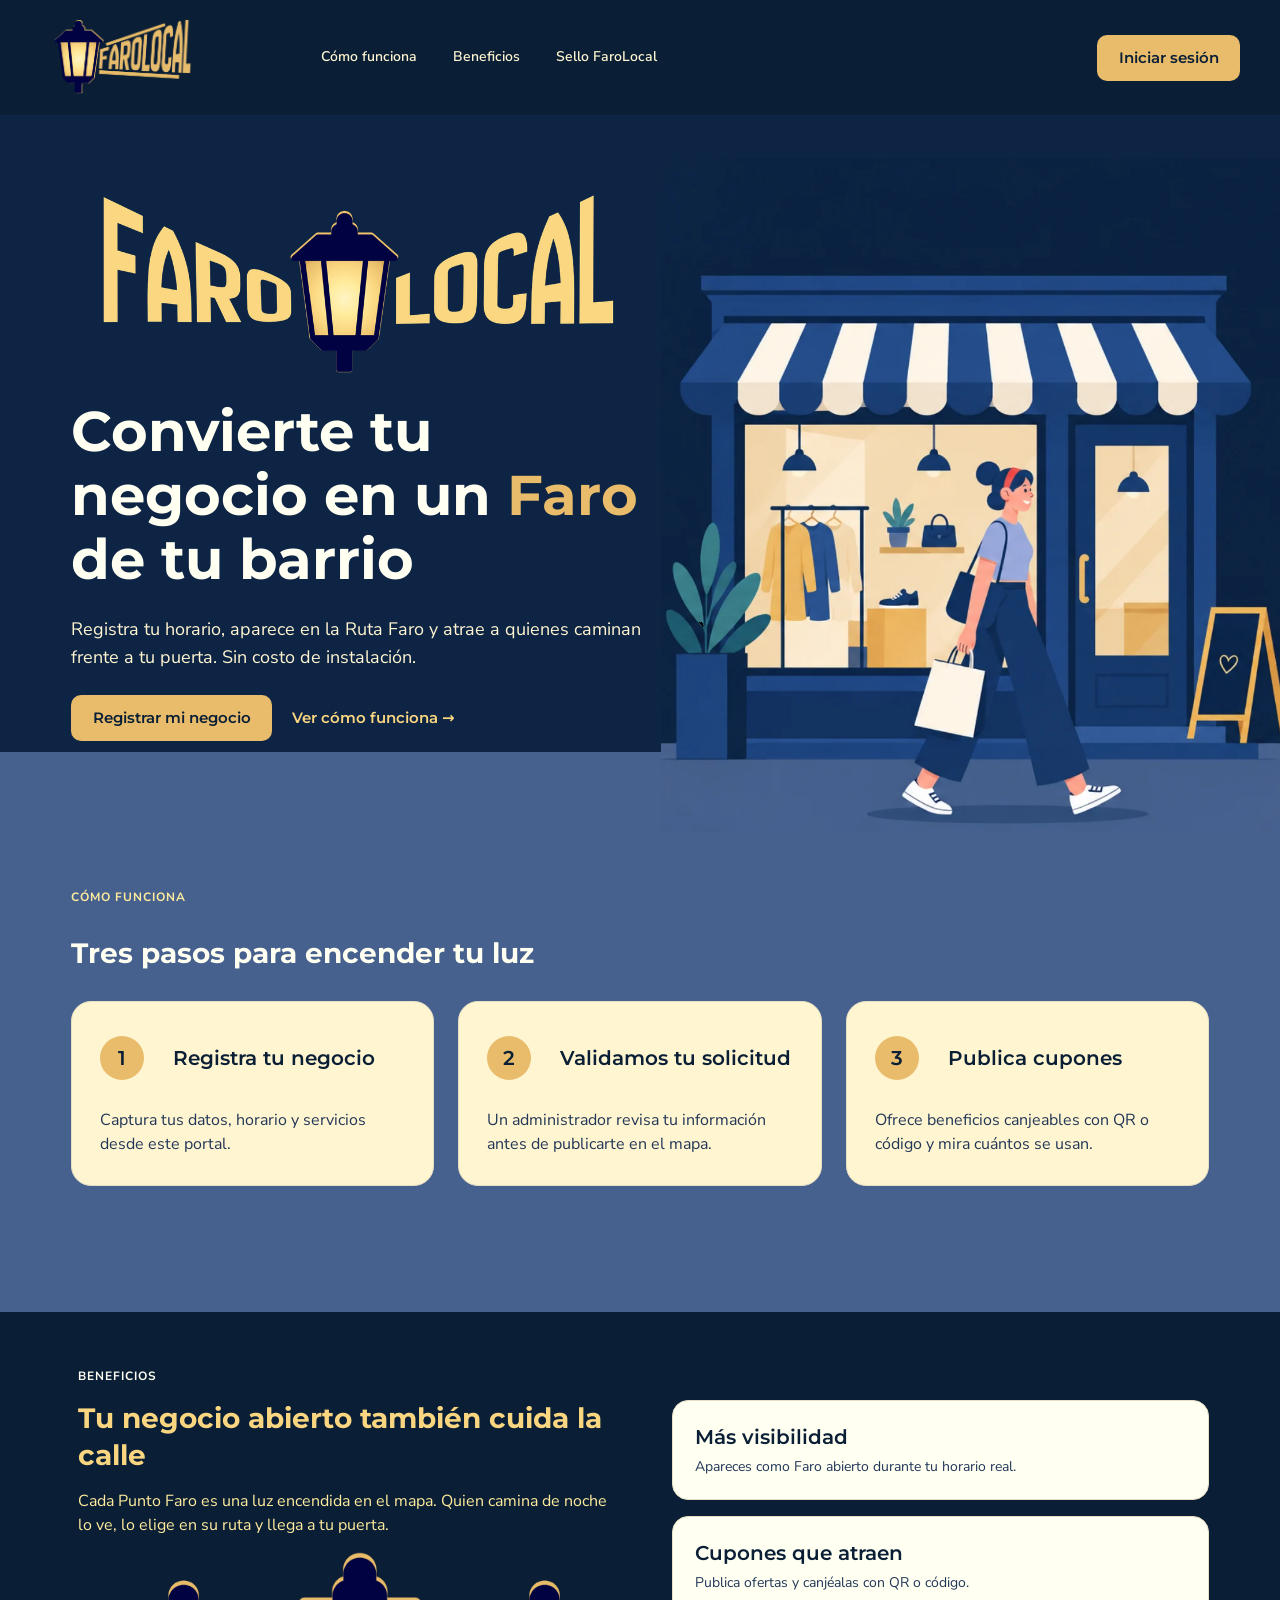
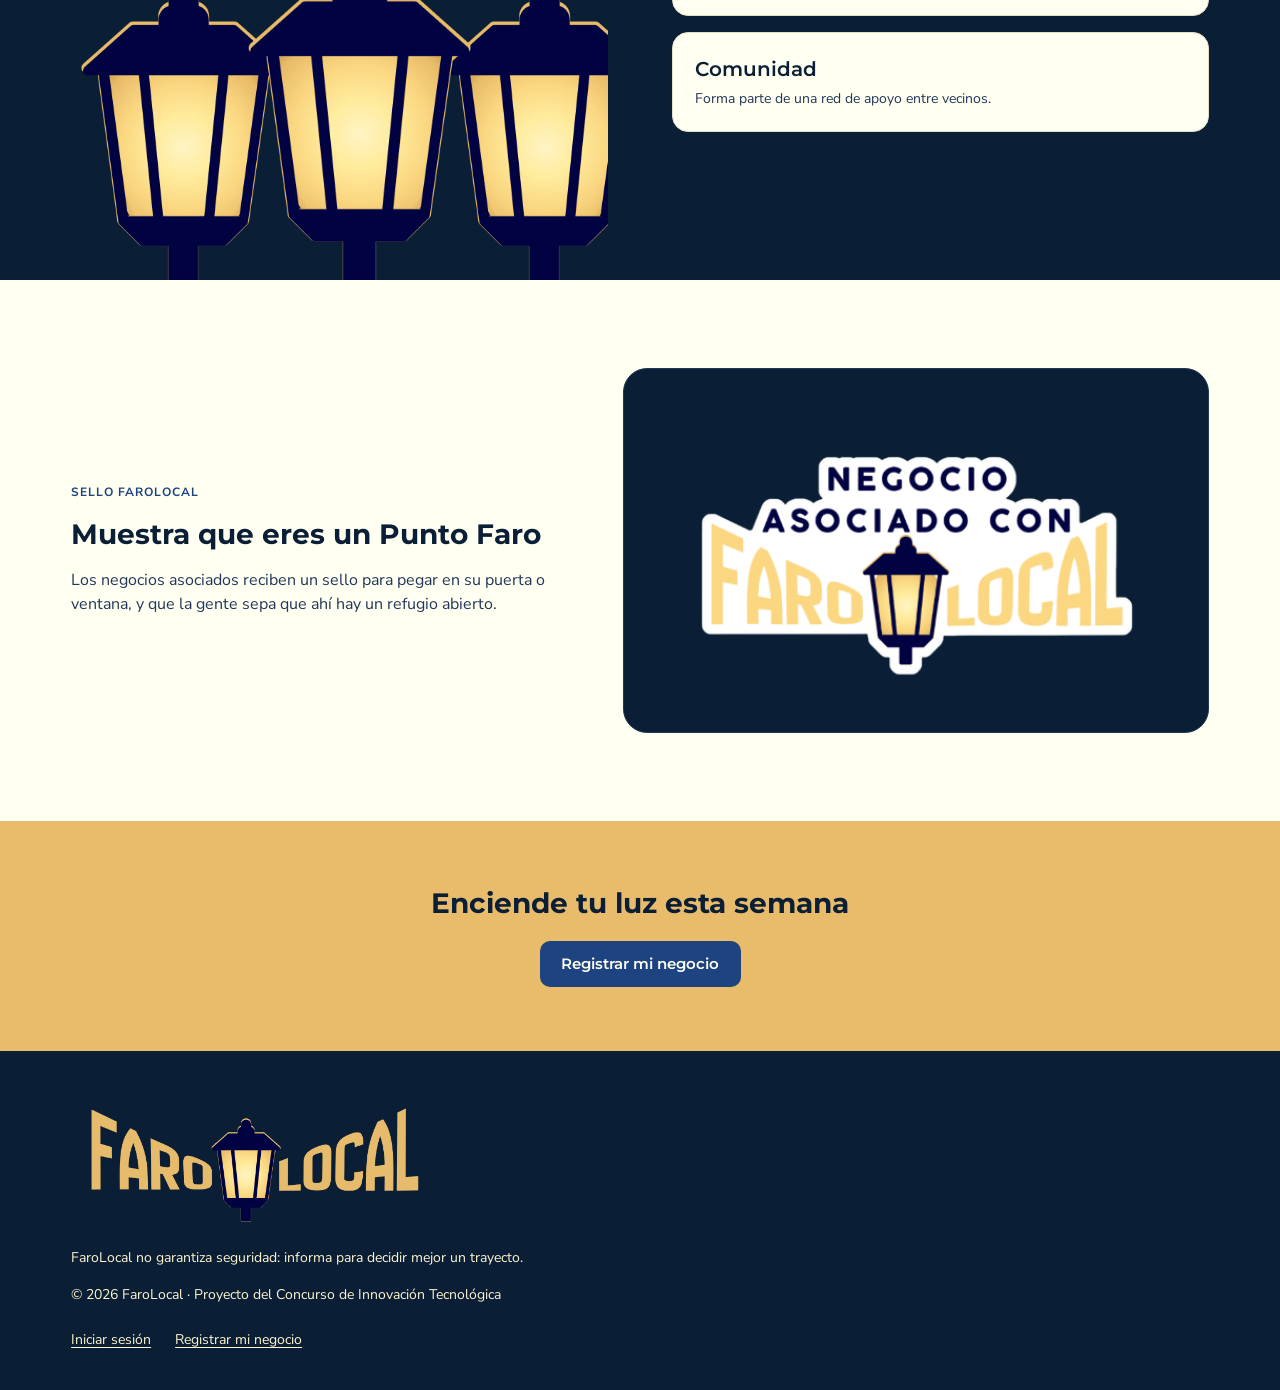
<file: index.html>
<!doctype html>
<html lang="es">
<head>
  <meta charset="utf-8">
  <meta name="viewport" content="width=device-width, initial-scale=1">
  <title>FaroLocal · Convierte tu negocio en un Faro de tu barrio</title>
  <meta name="description" content="Registra el horario de tu negocio, aparece en la Ruta Faro y atrae a quienes caminan frente a tu puerta. Sin costo de instalación.">
  <meta name="theme-color" content="#0a1f36">
  <meta property="og:type" content="website">
  <meta property="og:locale" content="es_MX">
  <meta property="og:site_name" content="FaroLocal">
  <meta property="og:title" content="FaroLocal · Convierte tu negocio en un Faro de tu barrio">
  <meta property="og:description" content="Registra tu horario, aparece en la Ruta Faro y atrae a quienes caminan frente a tu puerta.">
  <meta property="og:image" content="assets/img/ilustracion-tienda.png">
  <meta property="og:image:alt" content="Ilustración de una mujer con bolsas caminando frente a una tienda iluminada">
  <link rel="icon" type="image/png" sizes="32x32" href="favicon.png">
  <link rel="icon" type="image/png" sizes="192x192" href="favicon-192.png">
  <link rel="apple-touch-icon" href="apple-touch-icon.png">
  <link rel="preload" href="assets/fonts/montserrat.woff2" as="font" type="font/woff2" crossorigin>
  <link rel="preload" href="assets/fonts/nunito-sans.woff2" as="font" type="font/woff2" crossorigin>
  <link rel="stylesheet" href="css/tokens.css">
  <link rel="stylesheet" href="css/base.css">
  <link rel="stylesheet" href="css/componentes.css">
  <link rel="stylesheet" href="css/landing.css">
  <script>document.documentElement.classList.add("js");</script>
</head>
<body class="landing">
  <a class="saltar" href="#contenido">Saltar al contenido</a>

  <!-- 1) Barra de navegación -->
  <header class="nav" id="nav">
    <div class="nav__fila">
      <a class="nav__logo" href="index.html" aria-label="FaroLocal, ir al inicio">
        <img src="assets/img/logo-nav.png" alt="FaroLocal" width="153" height="75">
      </a>
      <button class="nav__toggle" type="button" id="nav-toggle" aria-expanded="false" aria-controls="nav-panel" aria-label="Abrir el menú">
        <svg class="icono icono--grande nav__icono-menu" aria-hidden="true"><use href="assets/icons/iconos.svg#i-menu"></use></svg>
        <svg class="icono icono--grande nav__icono-cerrar" aria-hidden="true"><use href="assets/icons/iconos.svg#i-cerrar"></use></svg>
      </button>
      <div class="nav__panel" id="nav-panel">
        <nav aria-label="Principal">
          <ul class="nav__links" role="list">
            <li><a href="#como-funciona">Cómo funciona</a></li>
            <li><a href="#beneficios">Beneficios</a></li>
            <li><a href="#sello">Sello FaroLocal</a></li>
          </ul>
        </nav>
        <a class="boton boton--primario nav__entrar" href="login.html">Iniciar sesión</a>
      </div>
    </div>
  </header>

  <main id="contenido">

    <!-- 2) Hero -->
    <section class="hero on-marino" id="inicio" aria-labelledby="hero-titulo">
      <div class="contenedor hero__fila">
        <div class="hero__texto">
          <img class="hero__logo" src="assets/img/logo-hero.png" alt="FaroLocal" width="1000" height="314">
          <h1 id="hero-titulo">Convierte tu negocio en un <span class="hero__faro">Faro</span> de tu barrio</h1>
          <p class="hero__parrafo">Registra tu horario, aparece en la Ruta Faro y atrae a quienes caminan frente a tu puerta. Sin costo de instalación.</p>
          <div class="hero__acciones">
            <a class="boton boton--primario" href="registro.html">Registrar mi negocio</a>
            <a class="hero__enlace" href="#como-funciona">Ver cómo funciona →</a>
          </div>
        </div>
        <div class="hero__visual">
          <picture>
            <source srcset="assets/img/ilustracion-tienda.webp" type="image/webp">
            <img src="assets/img/ilustracion-tienda.png" alt="Ilustración de una mujer con bolsas caminando frente a una tienda iluminada" width="1035" height="1080">
          </picture>
        </div>
      </div>
    </section>

    <!-- 3) Cómo funciona -->
    <section class="pasos on-azul" id="como-funciona" aria-labelledby="pasos-titulo">
      <div class="contenedor revela">
        <p class="antetitulo">Cómo funciona</p>
        <h2 id="pasos-titulo">Tres pasos para encender tu luz</h2>
        <ol class="pasos__lista" role="list">
          <li class="tarjeta tarjeta--crema paso">
            <span class="paso__numero" aria-hidden="true">1</span>
            <h3 class="paso__titulo"><span class="solo-lectores">Paso 1: </span>Registra tu negocio</h3>
            <p class="paso__texto">Captura tus datos, horario y servicios desde este portal.</p>
          </li>
          <li class="tarjeta tarjeta--crema paso">
            <span class="paso__numero" aria-hidden="true">2</span>
            <h3 class="paso__titulo"><span class="solo-lectores">Paso 2: </span>Validamos tu solicitud</h3>
            <p class="paso__texto">Un administrador revisa tu información antes de publicarte en el mapa.</p>
          </li>
          <li class="tarjeta tarjeta--crema paso">
            <span class="paso__numero" aria-hidden="true">3</span>
            <h3 class="paso__titulo"><span class="solo-lectores">Paso 3: </span>Publica cupones</h3>
            <p class="paso__texto">Ofrece beneficios canjeables con QR o código y mira cuántos se usan.</p>
          </li>
        </ol>
      </div>
    </section>

    <!-- 4) Beneficios -->
    <section class="beneficios on-marino" id="beneficios" aria-labelledby="beneficios-titulo">
      <div class="contenedor beneficios__rejilla revela">
        <div class="beneficios__texto">
          <p class="antetitulo">Beneficios</p>
          <h2 id="beneficios-titulo">Tu negocio abierto también cuida la calle</h2>
          <p>Cada Punto Faro es una luz encendida en el mapa. Quien camina de noche lo ve, lo elige en su ruta y llega a tu puerta.</p>
        </div>
        <ul class="beneficios__lista" role="list">
          <li class="tarjeta tarjeta--marfil">
            <h3 class="tarjeta__titulo">Más visibilidad</h3>
            <p>Apareces como Faro abierto durante tu horario real.</p>
          </li>
          <li class="tarjeta tarjeta--marfil">
            <h3 class="tarjeta__titulo">Cupones que atraen</h3>
            <p>Publica ofertas y canjéalas con QR o código.</p>
          </li>
          <li class="tarjeta tarjeta--marfil">
            <h3 class="tarjeta__titulo">Comunidad</h3>
            <p>Forma parte de una red de apoyo entre vecinos.</p>
          </li>
        </ul>
        <div class="faros" aria-hidden="true">
          <img class="faros__lado" src="assets/img/linterna-izq.png" alt="" width="228" height="356" loading="lazy">
          <img class="faros__central" src="assets/img/linterna-central.png" alt="" width="248" height="386" loading="lazy">
          <img class="faros__lado faros__lado--der" src="assets/img/linterna-der.png" alt="" width="228" height="356" loading="lazy">
        </div>
      </div>
    </section>

    <!-- 5) Sello -->
    <section class="sello on-marfil" id="sello" aria-labelledby="sello-titulo">
      <div class="contenedor sello__rejilla revela">
        <div class="sello__texto">
          <p class="antetitulo">Sello FaroLocal</p>
          <h2 id="sello-titulo">Muestra que eres un Punto Faro</h2>
          <p>Los negocios asociados reciben un sello para pegar en su puerta o ventana, y que la gente sepa que ahí hay un refugio abierto.</p>
        </div>
        <div class="tarjeta tarjeta--marino sello__tarjeta">
          <img src="assets/img/sello.png" alt="Sello «Negocio asociado con FaroLocal»" width="449" height="254" loading="lazy">
        </div>
      </div>
    </section>

    <!-- 6) Llamado a la acción -->
    <section class="cta on-dorado" aria-labelledby="cta-titulo">
      <div class="contenedor revela">
        <h2 id="cta-titulo">Enciende tu luz esta semana</h2>
        <a class="boton boton--cobalto" href="registro.html">Registrar mi negocio</a>
      </div>
    </section>

  </main>

  <!-- 7) Pie -->
  <footer class="pie landing__pie">
    <div class="contenedor">
      <img class="pie__logo" src="assets/img/logo-pie.png" alt="FaroLocal" width="359" height="140" loading="lazy">
      <p>FaroLocal no garantiza seguridad: informa para decidir mejor un trayecto.</p>
      <p>© 2026 FaroLocal · Proyecto del Concurso de Innovación Tecnológica</p>
      <nav class="pie__enlaces" aria-label="Pie de página">
        <a href="login.html">Iniciar sesión</a>
        <a href="registro.html">Registrar mi negocio</a>
      </nav>
    </div>
  </footer>

  <script src="js/landing.js"></script>
</body>
</html>
</file>
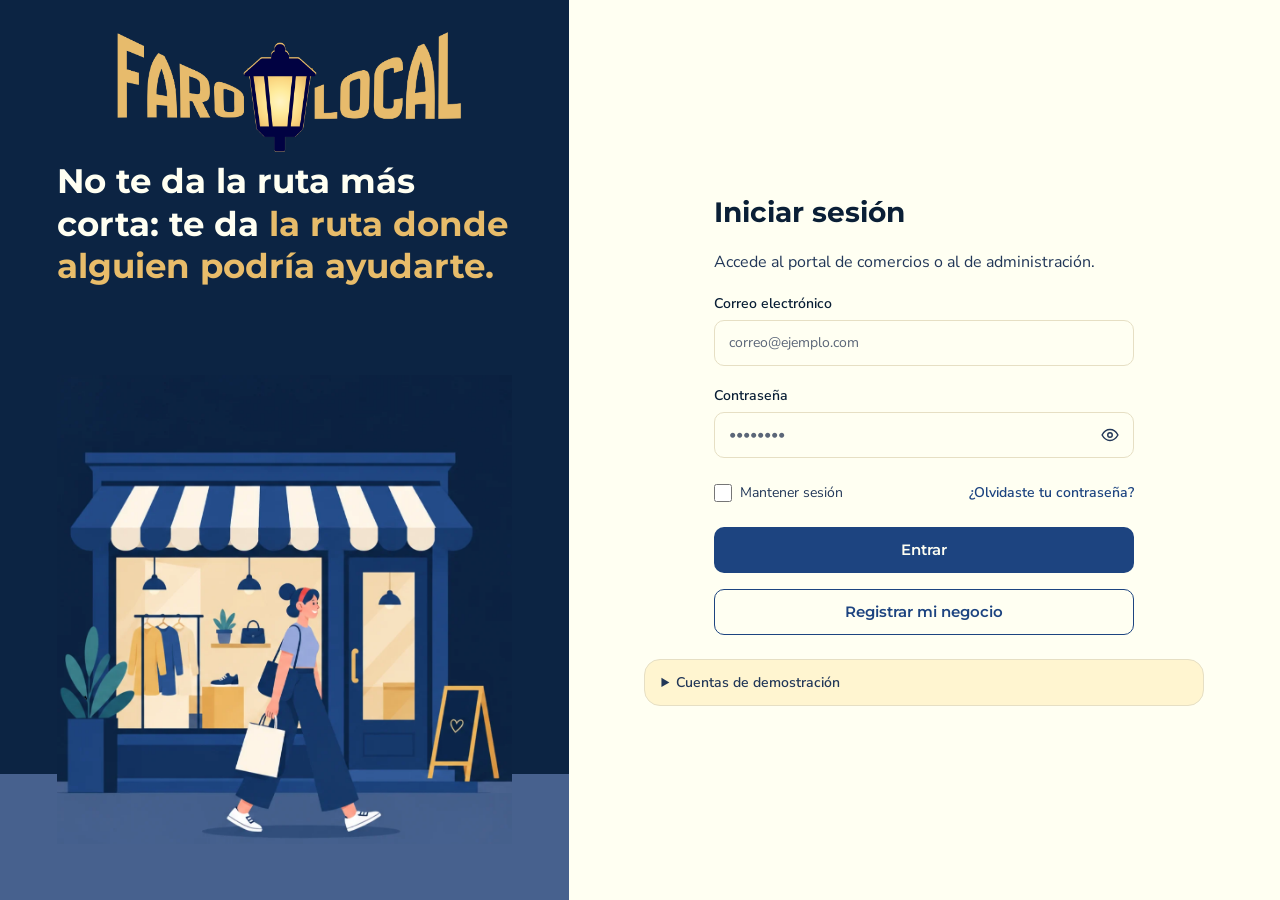
<file: admin/index.html>
<!doctype html>
<html lang="es">
<head>
  <meta charset="utf-8">
  <meta name="viewport" content="width=device-width, initial-scale=1">
  <title>Resumen · FaroLocal Administración</title>
  <meta name="description" content="Resumen de la mesa de revisión: solicitudes, avisos y Faros de la zona.">
  <meta name="robots" content="noindex">
  <link rel="icon" type="image/png" sizes="32x32" href="../favicon.png">
  <link rel="apple-touch-icon" href="../apple-touch-icon.png">
  <link rel="preload" href="../assets/fonts/montserrat.woff2" as="font" type="font/woff2" crossorigin>
  <link rel="preload" href="../assets/fonts/nunito-sans.woff2" as="font" type="font/woff2" crossorigin>
  <link rel="stylesheet" href="../css/tokens.css">
  <link rel="stylesheet" href="../css/base.css">
  <link rel="stylesheet" href="../css/componentes.css">
  <link rel="stylesheet" href="../css/acceso.css">
  <link rel="stylesheet" href="../css/portal.css">
  <script src="../data/seed.js"></script>
  <script src="../js/store.js"></script>
  <script src="../js/auth.js"></script>
  <script>Auth.require("admin", "../");</script>
</head>
<body data-portal="admin" data-base="../">
  <a class="saltar" href="#contenido">Saltar al contenido</a>
  <main id="contenido" class="contenedor" tabindex="-1"></main>

  <script src="../js/ui.js"></script>
  <script src="../js/campos.js"></script>
  <script src="../js/mapa.js"></script>
  <script src="../js/portal.js"></script>
  <script src="../js/admin-resumen.js"></script>
</body>
</html>
</file>
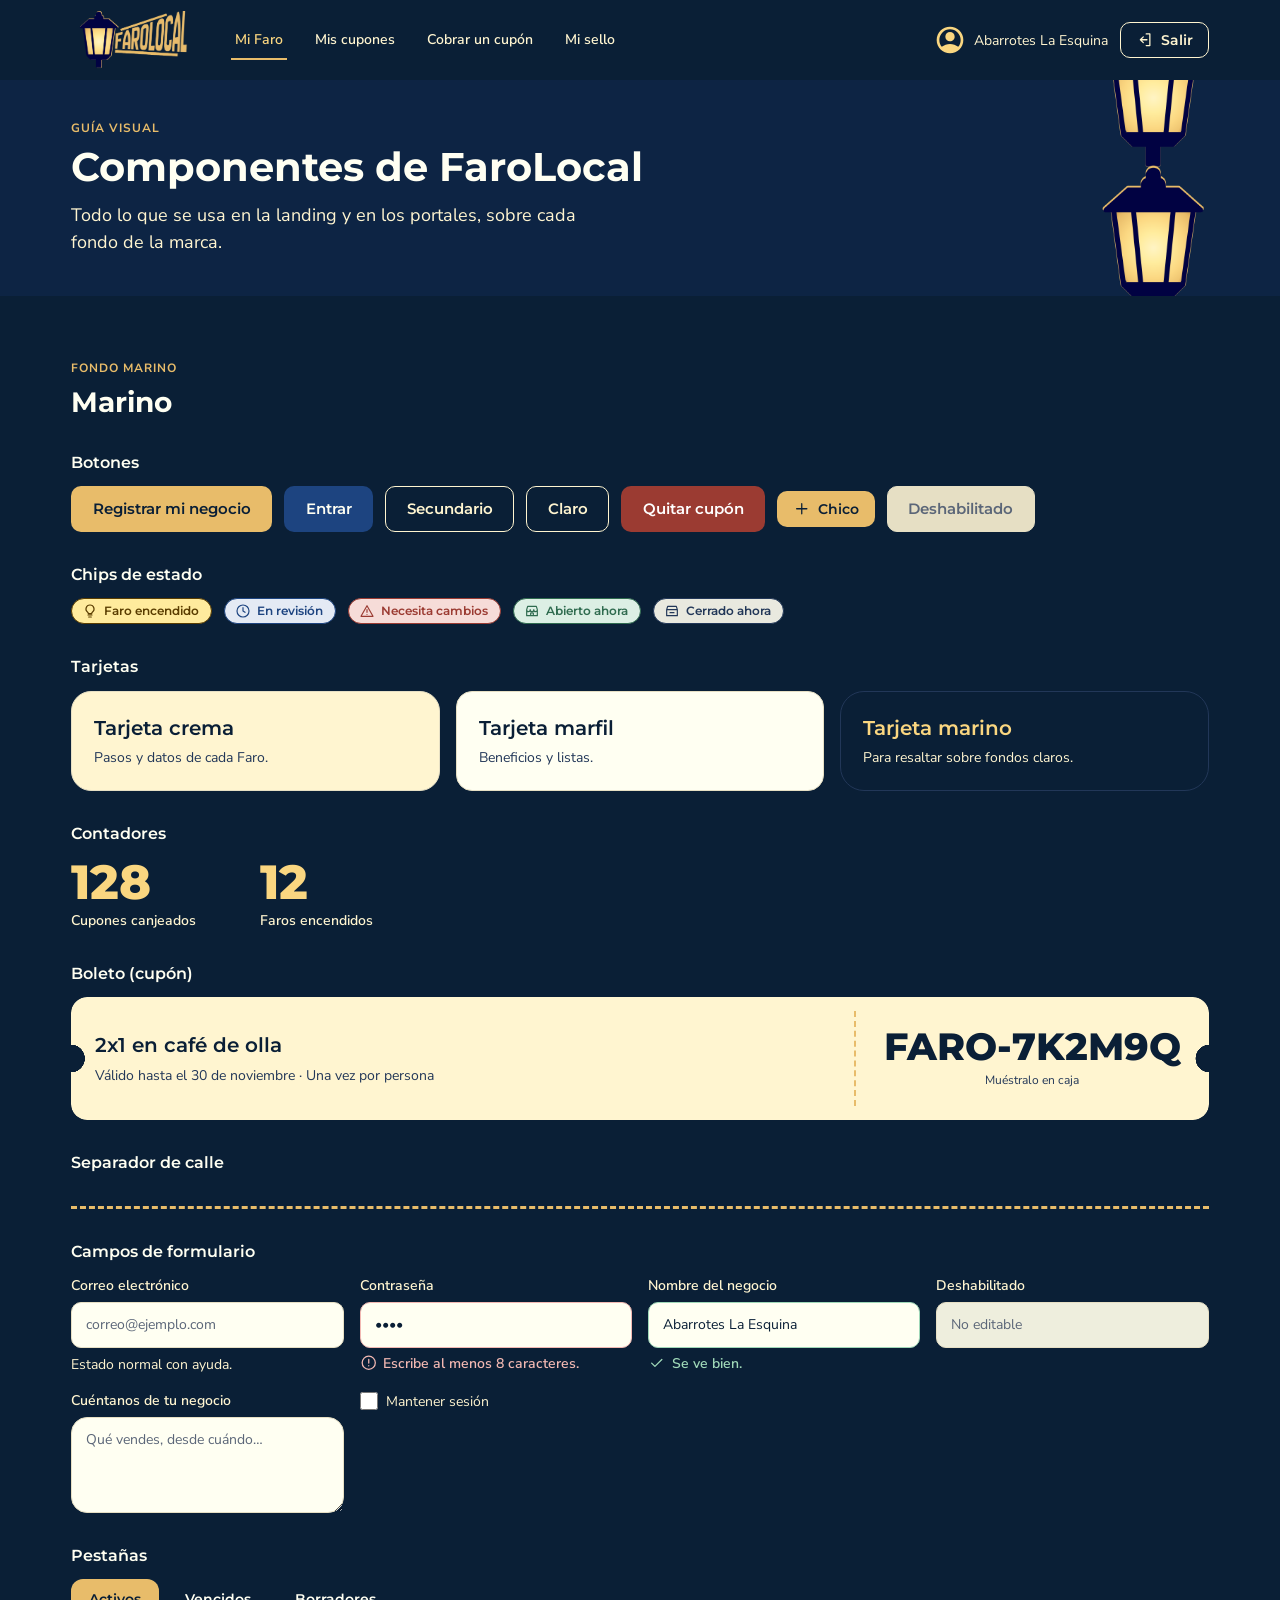
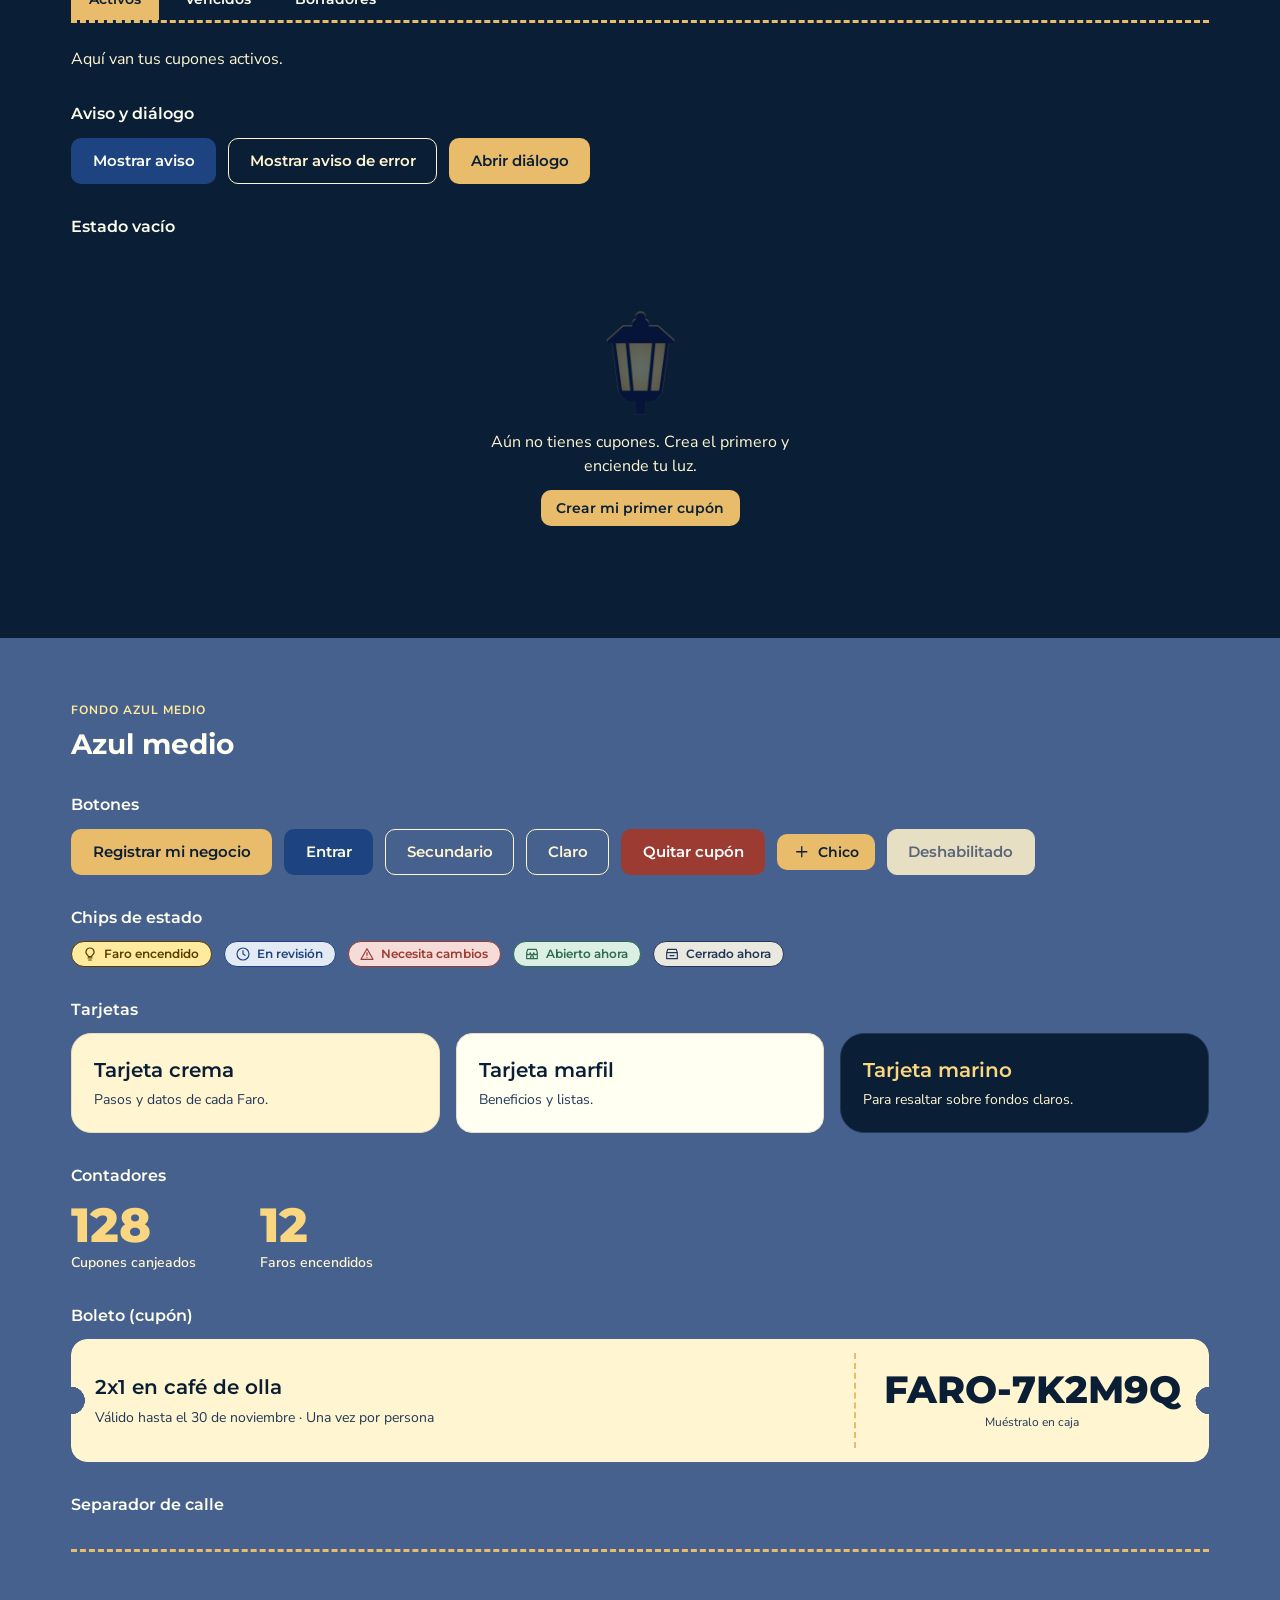
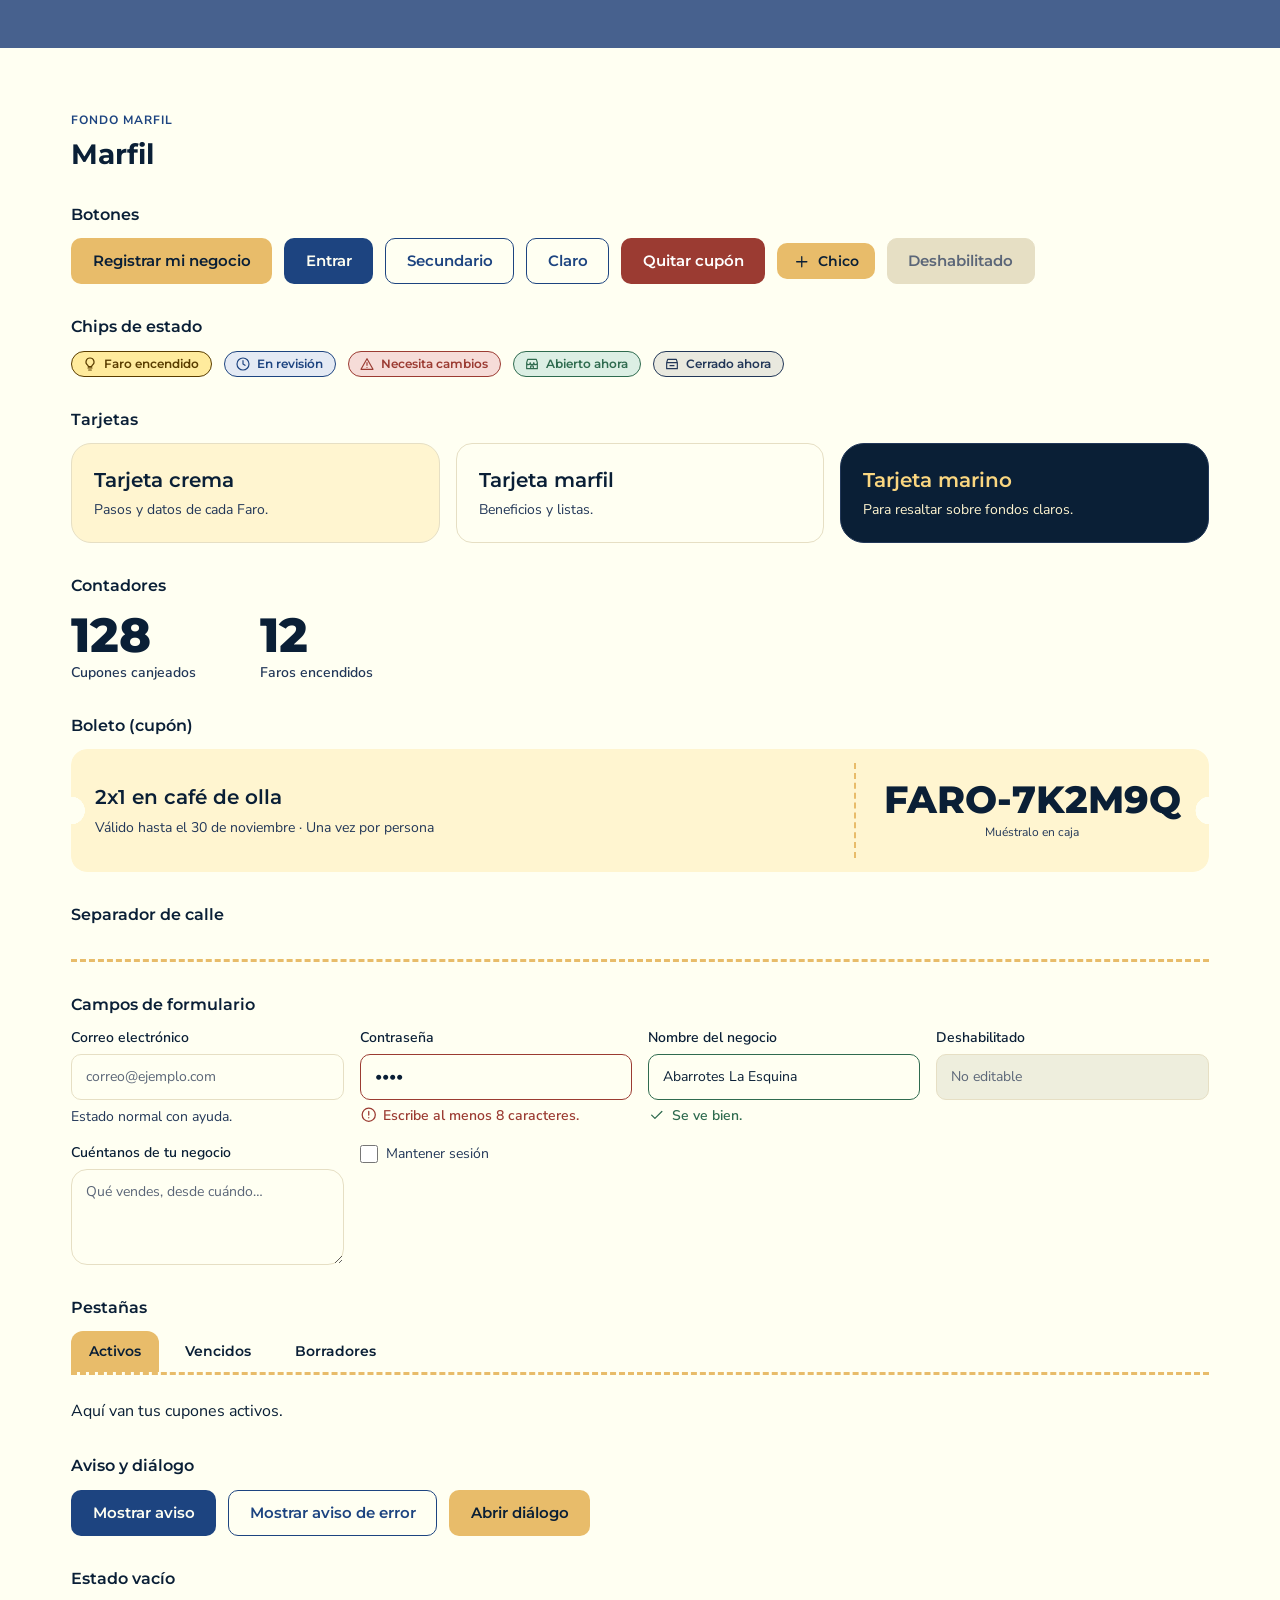
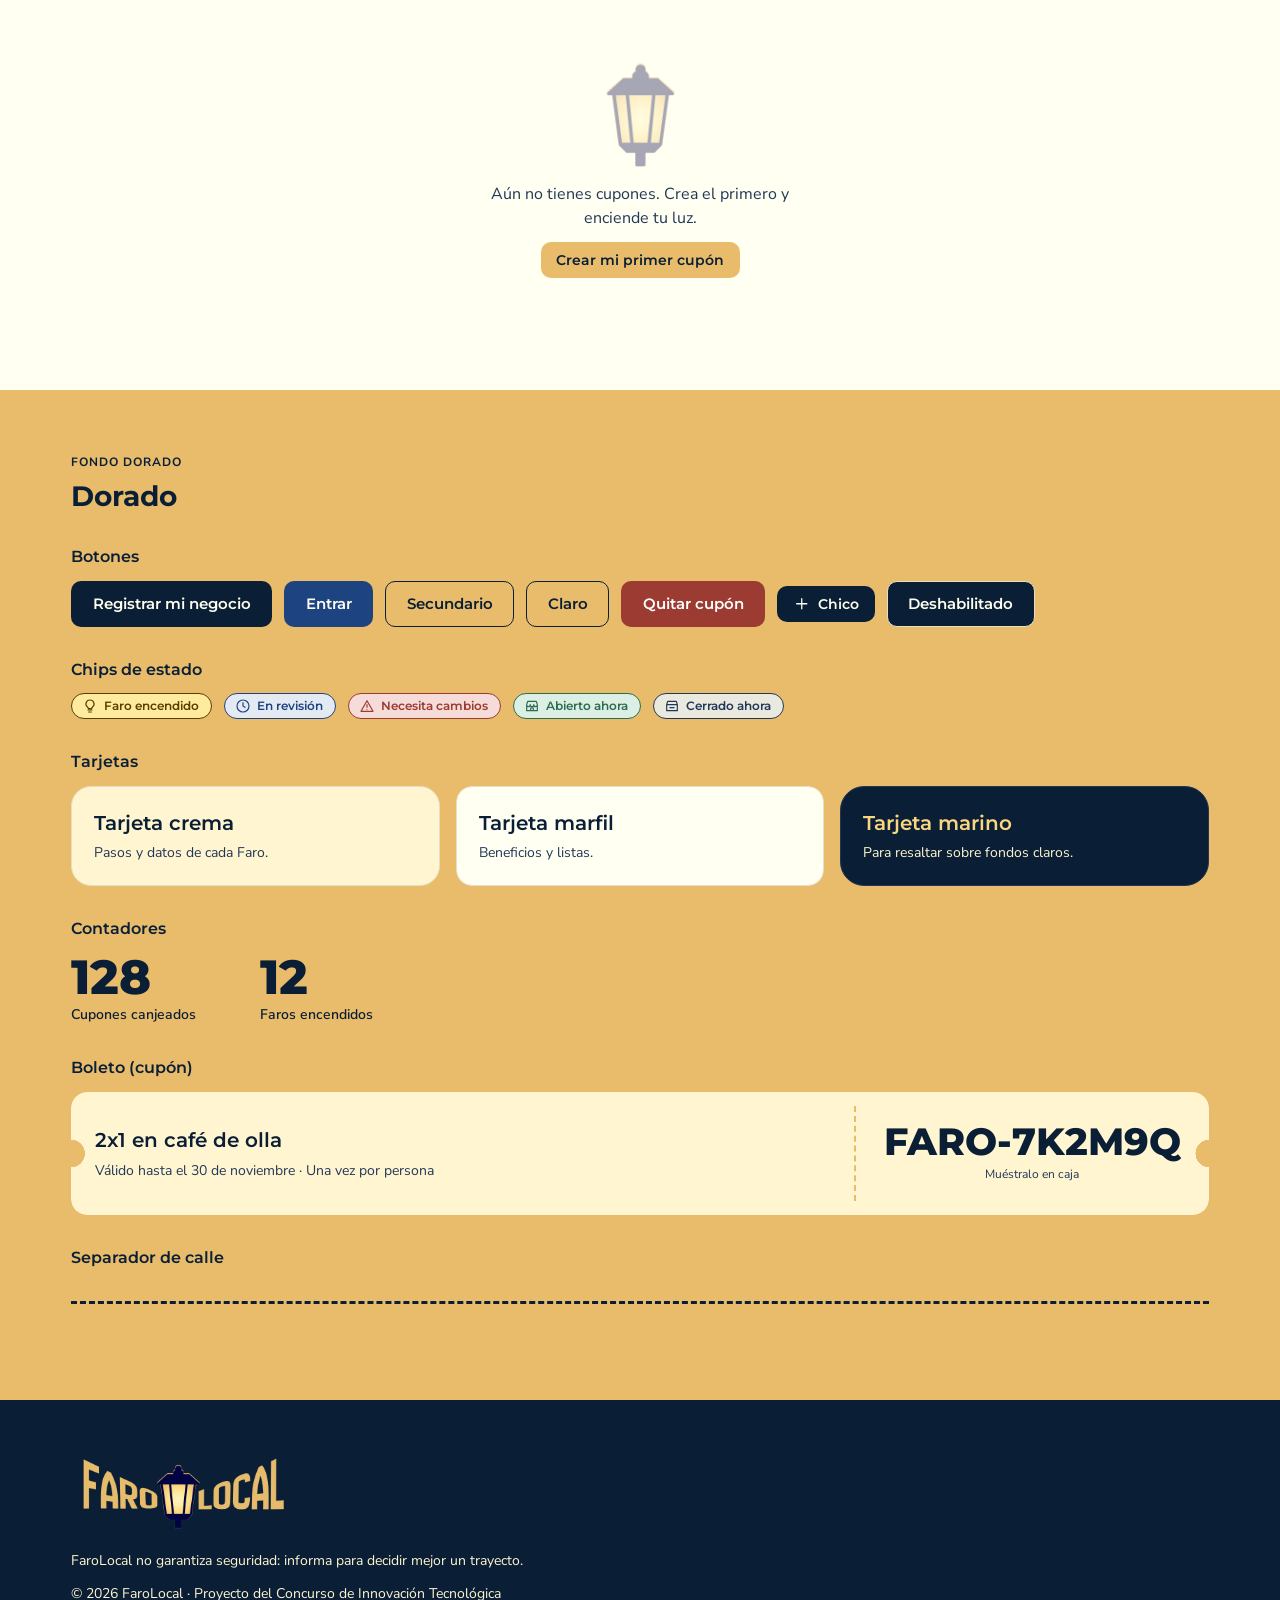
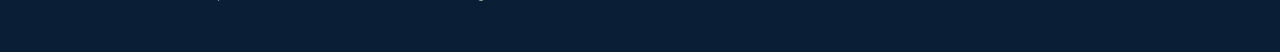
<file: _componentes.html>
<!doctype html>
<html lang="es">
<head>
  <meta charset="utf-8">
  <meta name="viewport" content="width=device-width, initial-scale=1">
  <meta name="robots" content="noindex, nofollow">
  <title>Guía de componentes · FaroLocal</title>
  <meta name="description" content="Guía visual interna de los componentes de FaroLocal.">
  <link rel="icon" type="image/png" sizes="32x32" href="favicon.png">
  <link rel="apple-touch-icon" href="apple-touch-icon.png">
  <link rel="stylesheet" href="css/tokens.css">
  <link rel="stylesheet" href="css/base.css">
  <link rel="stylesheet" href="css/componentes.css">
  <link rel="stylesheet" href="css/portal.css">
  <style>
    .seccion { padding-block: var(--esp-8); }
    .seccion h2 { margin-top: var(--esp-2); margin-bottom: var(--esp-5); }
    .sub { margin: var(--esp-6) 0 var(--esp-3); font-size: var(--texto-base); }
    .fila { display: flex; flex-wrap: wrap; gap: var(--esp-3); align-items: center; }
    .fila--grande { gap: var(--esp-8); }
    .rejilla { display: grid; gap: var(--esp-4); grid-template-columns: repeat(auto-fit, minmax(240px, 1fr)); align-items: start; }
    .on-dorado .boton--secundario { border-color: var(--marino); color: var(--marino); }
    .on-dorado .boton--secundario:hover { background: var(--marino); color: var(--marfil); }
  </style>
</head>
<body>
  <a class="saltar" href="#contenido">Saltar al contenido</a>

  <header class="cabecera">
    <div class="contenedor cabecera__fila">
      <a class="cabecera__logo" href="#contenido" aria-label="FaroLocal, inicio"><img src="assets/img/logo-nav.png" alt="FaroLocal" width="120" height="59"></a>
      <nav class="cabecera__nav" aria-label="Principal">
        <a href="#" aria-current="page">Mi Faro</a><a href="#">Mis cupones</a><a href="#">Cobrar un cupón</a><a href="#">Mi sello</a>
      </nav>
      <div class="cabecera__cuenta">
        <span class="cabecera__usuario"><img src="assets/icons/cuenta.svg" alt="" width="32" height="32"> Abarrotes La Esquina</span>
        <a class="boton boton--claro boton--chico" href="#"><svg class="icono" aria-hidden="true"><use href="assets/icons/iconos.svg#i-salir"></use></svg> Salir</a>
      </div>
    </div>
  </header>

  <div class="banda">
    <div class="contenedor banda__fila">
      <div>
        <p class="antetitulo">Guía visual</p>
        <h1>Componentes de FaroLocal</h1>
        <p class="banda__texto">Todo lo que se usa en la landing y en los portales, sobre cada fondo de la marca.</p>
      </div>
      <div class="banda__arte" aria-hidden="true">
        <img src="assets/img/linterna-izq.png" alt="" width="122" height="190"><img src="assets/img/linterna-central.png" alt="" width="122" height="190"><img src="assets/img/linterna-der.png" alt="" width="122" height="190">
      </div>
    </div>
  </div>

  <main id="contenido">
<section class="seccion on-marino" aria-labelledby="t-marino">
  <div class="contenedor">
    <p class="antetitulo">Fondo Marino</p>
    <h2 id="t-marino">Marino</h2>
    <h3 class="sub">Botones</h3><div class="fila">
      <a class="boton boton--primario" href="#">Registrar mi negocio</a>
      <a class="boton boton--cobalto" href="#">Entrar</a>
      <a class="boton boton--secundario" href="#">Secundario</a>
      <a class="boton boton--claro" href="#">Claro</a>
      <button class="boton boton--peligro" type="button">Quitar cupón</button>
      <button class="boton boton--primario boton--chico" type="button"><svg class="icono" aria-hidden="true"><use href="assets/icons/iconos.svg#i-mas"></use></svg> Chico</button>
      <button class="boton boton--primario" type="button" disabled>Deshabilitado</button>
    </div>
    <h3 class="sub">Chips de estado</h3><div class="fila">
      <span class="chip chip--encendido"><svg class="icono" aria-hidden="true"><use href="assets/icons/iconos.svg#i-encendido"></use></svg> Faro encendido</span>
      <span class="chip chip--revision"><svg class="icono" aria-hidden="true"><use href="assets/icons/iconos.svg#i-revision"></use></svg> En revisión</span>
      <span class="chip chip--cambios"><svg class="icono" aria-hidden="true"><use href="assets/icons/iconos.svg#i-cambios"></use></svg> Necesita cambios</span>
      <span class="chip chip--abierto"><svg class="icono" aria-hidden="true"><use href="assets/icons/iconos.svg#i-abierto"></use></svg> Abierto ahora</span>
      <span class="chip chip--cerrado"><svg class="icono" aria-hidden="true"><use href="assets/icons/iconos.svg#i-cerrado"></use></svg> Cerrado ahora</span>
    </div>
    <h3 class="sub">Tarjetas</h3><div class="rejilla">
      <article class="tarjeta tarjeta--crema"><h4 class="tarjeta__titulo">Tarjeta crema</h4><p>Pasos y datos de cada Faro.</p></article>
      <article class="tarjeta tarjeta--marfil"><h4 class="tarjeta__titulo">Tarjeta marfil</h4><p>Beneficios y listas.</p></article>
      <article class="tarjeta tarjeta--marino"><h4 class="tarjeta__titulo">Tarjeta marino</h4><p>Para resaltar sobre fondos claros.</p></article>
    </div>
    <h3 class="sub">Contadores</h3><div class="fila fila--grande">
      <div class="contador"><span class="contador__numero">128</span><span class="contador__etiqueta">Cupones canjeados</span></div>
      <div class="contador"><span class="contador__numero">12</span><span class="contador__etiqueta">Faros encendidos</span></div>
    </div>
    <h3 class="sub">Boleto (cupón)</h3><div class="boleto">
      <div class="boleto__cuerpo"><span class="boleto__titulo">2x1 en café de olla</span><span class="boleto__detalle">Válido hasta el 30 de noviembre · Una vez por persona</span></div>
      <div class="boleto__lado"><span class="boleto__codigo">FARO-7K2M9Q</span><span class="boleto__nota">Muéstralo en caja</span></div>
    </div>
    <h3 class="sub">Separador de calle</h3><hr class="separador">
    <h3 class="sub">Campos de formulario</h3>
    <div class="rejilla">
      <div class="campo"><label class="campo__etiqueta" for="c1-marino">Correo electrónico</label><input class="campo__control" id="c1-marino" type="email" placeholder="correo@ejemplo.com"><span class="campo__ayuda">Estado normal con ayuda.</span></div>
      <div class="campo campo--error"><label class="campo__etiqueta" for="c2-marino">Contraseña</label><input class="campo__control" id="c2-marino" type="password" value="1234" aria-invalid="true" aria-describedby="e2-marino"><span class="campo__mensaje campo__mensaje--error" id="e2-marino"><svg class="icono" aria-hidden="true"><use href="assets/icons/iconos.svg#i-error"></use></svg> Escribe al menos 8 caracteres.</span></div>
      <div class="campo campo--valido"><label class="campo__etiqueta" for="c3-marino">Nombre del negocio</label><input class="campo__control" id="c3-marino" type="text" value="Abarrotes La Esquina" aria-describedby="v3-marino"><span class="campo__mensaje campo__mensaje--valido" id="v3-marino"><svg class="icono" aria-hidden="true"><use href="assets/icons/iconos.svg#i-check"></use></svg> Se ve bien.</span></div>
      <div class="campo"><label class="campo__etiqueta" for="c4-marino">Deshabilitado</label><input class="campo__control" id="c4-marino" type="text" value="No editable" disabled></div>
      <div class="campo"><label class="campo__etiqueta" for="c5-marino">Cuéntanos de tu negocio</label><textarea class="campo__control" id="c5-marino" placeholder="Qué vendes, desde cuándo…"></textarea></div>
      <label class="casilla"><input type="checkbox"> Mantener sesión</label>
    </div><h3 class="sub">Pestañas</h3>
    <div data-pestanas>
      <div class="pestanas__lista" role="tablist" aria-label="Ejemplo de pestañas">
        <button class="pestanas__tab" role="tab" id="tab1-marino" aria-controls="pan1-marino" aria-selected="true">Activos</button>
        <button class="pestanas__tab" role="tab" id="tab2-marino" aria-controls="pan2-marino" aria-selected="false">Vencidos</button>
        <button class="pestanas__tab" role="tab" id="tab3-marino" aria-controls="pan3-marino" aria-selected="false">Borradores</button>
      </div>
      <div class="pestanas__panel" role="tabpanel" id="pan1-marino" aria-labelledby="tab1-marino" tabindex="0"><p>Aquí van tus cupones activos.</p></div>
      <div class="pestanas__panel" role="tabpanel" id="pan2-marino" aria-labelledby="tab2-marino" tabindex="0" hidden><p>Cupones que ya vencieron.</p></div>
      <div class="pestanas__panel" role="tabpanel" id="pan3-marino" aria-labelledby="tab3-marino" tabindex="0" hidden><p>Cupones que aún no publicas.</p></div>
    </div>
    <h3 class="sub">Aviso y diálogo</h3>
    <div class="fila">
      <button class="boton boton--cobalto" type="button" data-aviso="ok">Mostrar aviso</button>
      <button class="boton boton--secundario" type="button" data-aviso="error">Mostrar aviso de error</button>
      <button class="boton boton--primario" type="button" data-abre-dialogo="dlg">Abrir diálogo</button>
    </div>
    <h3 class="sub">Estado vacío</h3>
    <div class="vacio"><img src="assets/img/linterna-central.png" alt="" width="77" height="120"><p>Aún no tienes cupones. Crea el primero y enciende tu luz.</p><a class="boton boton--primario boton--chico" href="#">Crear mi primer cupón</a></div>
  </div>
</section>
<section class="seccion on-azul" aria-labelledby="t-azul">
  <div class="contenedor">
    <p class="antetitulo">Fondo azul medio</p>
    <h2 id="t-azul">Azul medio</h2>
    <h3 class="sub">Botones</h3><div class="fila">
      <a class="boton boton--primario" href="#">Registrar mi negocio</a>
      <a class="boton boton--cobalto" href="#">Entrar</a>
      <a class="boton boton--secundario" href="#">Secundario</a>
      <a class="boton boton--claro" href="#">Claro</a>
      <button class="boton boton--peligro" type="button">Quitar cupón</button>
      <button class="boton boton--primario boton--chico" type="button"><svg class="icono" aria-hidden="true"><use href="assets/icons/iconos.svg#i-mas"></use></svg> Chico</button>
      <button class="boton boton--primario" type="button" disabled>Deshabilitado</button>
    </div>
    <h3 class="sub">Chips de estado</h3><div class="fila">
      <span class="chip chip--encendido"><svg class="icono" aria-hidden="true"><use href="assets/icons/iconos.svg#i-encendido"></use></svg> Faro encendido</span>
      <span class="chip chip--revision"><svg class="icono" aria-hidden="true"><use href="assets/icons/iconos.svg#i-revision"></use></svg> En revisión</span>
      <span class="chip chip--cambios"><svg class="icono" aria-hidden="true"><use href="assets/icons/iconos.svg#i-cambios"></use></svg> Necesita cambios</span>
      <span class="chip chip--abierto"><svg class="icono" aria-hidden="true"><use href="assets/icons/iconos.svg#i-abierto"></use></svg> Abierto ahora</span>
      <span class="chip chip--cerrado"><svg class="icono" aria-hidden="true"><use href="assets/icons/iconos.svg#i-cerrado"></use></svg> Cerrado ahora</span>
    </div>
    <h3 class="sub">Tarjetas</h3><div class="rejilla">
      <article class="tarjeta tarjeta--crema"><h4 class="tarjeta__titulo">Tarjeta crema</h4><p>Pasos y datos de cada Faro.</p></article>
      <article class="tarjeta tarjeta--marfil"><h4 class="tarjeta__titulo">Tarjeta marfil</h4><p>Beneficios y listas.</p></article>
      <article class="tarjeta tarjeta--marino"><h4 class="tarjeta__titulo">Tarjeta marino</h4><p>Para resaltar sobre fondos claros.</p></article>
    </div>
    <h3 class="sub">Contadores</h3><div class="fila fila--grande">
      <div class="contador"><span class="contador__numero">128</span><span class="contador__etiqueta">Cupones canjeados</span></div>
      <div class="contador"><span class="contador__numero">12</span><span class="contador__etiqueta">Faros encendidos</span></div>
    </div>
    <h3 class="sub">Boleto (cupón)</h3><div class="boleto">
      <div class="boleto__cuerpo"><span class="boleto__titulo">2x1 en café de olla</span><span class="boleto__detalle">Válido hasta el 30 de noviembre · Una vez por persona</span></div>
      <div class="boleto__lado"><span class="boleto__codigo">FARO-7K2M9Q</span><span class="boleto__nota">Muéstralo en caja</span></div>
    </div>
    <h3 class="sub">Separador de calle</h3><hr class="separador">
    
  </div>
</section>
<section class="seccion on-marfil" aria-labelledby="t-marfil">
  <div class="contenedor">
    <p class="antetitulo">Fondo Marfil</p>
    <h2 id="t-marfil">Marfil</h2>
    <h3 class="sub">Botones</h3><div class="fila">
      <a class="boton boton--primario" href="#">Registrar mi negocio</a>
      <a class="boton boton--cobalto" href="#">Entrar</a>
      <a class="boton boton--secundario" href="#">Secundario</a>
      <a class="boton boton--claro" href="#">Claro</a>
      <button class="boton boton--peligro" type="button">Quitar cupón</button>
      <button class="boton boton--primario boton--chico" type="button"><svg class="icono" aria-hidden="true"><use href="assets/icons/iconos.svg#i-mas"></use></svg> Chico</button>
      <button class="boton boton--primario" type="button" disabled>Deshabilitado</button>
    </div>
    <h3 class="sub">Chips de estado</h3><div class="fila">
      <span class="chip chip--encendido"><svg class="icono" aria-hidden="true"><use href="assets/icons/iconos.svg#i-encendido"></use></svg> Faro encendido</span>
      <span class="chip chip--revision"><svg class="icono" aria-hidden="true"><use href="assets/icons/iconos.svg#i-revision"></use></svg> En revisión</span>
      <span class="chip chip--cambios"><svg class="icono" aria-hidden="true"><use href="assets/icons/iconos.svg#i-cambios"></use></svg> Necesita cambios</span>
      <span class="chip chip--abierto"><svg class="icono" aria-hidden="true"><use href="assets/icons/iconos.svg#i-abierto"></use></svg> Abierto ahora</span>
      <span class="chip chip--cerrado"><svg class="icono" aria-hidden="true"><use href="assets/icons/iconos.svg#i-cerrado"></use></svg> Cerrado ahora</span>
    </div>
    <h3 class="sub">Tarjetas</h3><div class="rejilla">
      <article class="tarjeta tarjeta--crema"><h4 class="tarjeta__titulo">Tarjeta crema</h4><p>Pasos y datos de cada Faro.</p></article>
      <article class="tarjeta tarjeta--marfil"><h4 class="tarjeta__titulo">Tarjeta marfil</h4><p>Beneficios y listas.</p></article>
      <article class="tarjeta tarjeta--marino"><h4 class="tarjeta__titulo">Tarjeta marino</h4><p>Para resaltar sobre fondos claros.</p></article>
    </div>
    <h3 class="sub">Contadores</h3><div class="fila fila--grande">
      <div class="contador"><span class="contador__numero">128</span><span class="contador__etiqueta">Cupones canjeados</span></div>
      <div class="contador"><span class="contador__numero">12</span><span class="contador__etiqueta">Faros encendidos</span></div>
    </div>
    <h3 class="sub">Boleto (cupón)</h3><div class="boleto">
      <div class="boleto__cuerpo"><span class="boleto__titulo">2x1 en café de olla</span><span class="boleto__detalle">Válido hasta el 30 de noviembre · Una vez por persona</span></div>
      <div class="boleto__lado"><span class="boleto__codigo">FARO-7K2M9Q</span><span class="boleto__nota">Muéstralo en caja</span></div>
    </div>
    <h3 class="sub">Separador de calle</h3><hr class="separador">
    <h3 class="sub">Campos de formulario</h3>
    <div class="rejilla">
      <div class="campo"><label class="campo__etiqueta" for="c1-marfil">Correo electrónico</label><input class="campo__control" id="c1-marfil" type="email" placeholder="correo@ejemplo.com"><span class="campo__ayuda">Estado normal con ayuda.</span></div>
      <div class="campo campo--error"><label class="campo__etiqueta" for="c2-marfil">Contraseña</label><input class="campo__control" id="c2-marfil" type="password" value="1234" aria-invalid="true" aria-describedby="e2-marfil"><span class="campo__mensaje campo__mensaje--error" id="e2-marfil"><svg class="icono" aria-hidden="true"><use href="assets/icons/iconos.svg#i-error"></use></svg> Escribe al menos 8 caracteres.</span></div>
      <div class="campo campo--valido"><label class="campo__etiqueta" for="c3-marfil">Nombre del negocio</label><input class="campo__control" id="c3-marfil" type="text" value="Abarrotes La Esquina" aria-describedby="v3-marfil"><span class="campo__mensaje campo__mensaje--valido" id="v3-marfil"><svg class="icono" aria-hidden="true"><use href="assets/icons/iconos.svg#i-check"></use></svg> Se ve bien.</span></div>
      <div class="campo"><label class="campo__etiqueta" for="c4-marfil">Deshabilitado</label><input class="campo__control" id="c4-marfil" type="text" value="No editable" disabled></div>
      <div class="campo"><label class="campo__etiqueta" for="c5-marfil">Cuéntanos de tu negocio</label><textarea class="campo__control" id="c5-marfil" placeholder="Qué vendes, desde cuándo…"></textarea></div>
      <label class="casilla"><input type="checkbox"> Mantener sesión</label>
    </div><h3 class="sub">Pestañas</h3>
    <div data-pestanas>
      <div class="pestanas__lista" role="tablist" aria-label="Ejemplo de pestañas">
        <button class="pestanas__tab" role="tab" id="tab1-marfil" aria-controls="pan1-marfil" aria-selected="true">Activos</button>
        <button class="pestanas__tab" role="tab" id="tab2-marfil" aria-controls="pan2-marfil" aria-selected="false">Vencidos</button>
        <button class="pestanas__tab" role="tab" id="tab3-marfil" aria-controls="pan3-marfil" aria-selected="false">Borradores</button>
      </div>
      <div class="pestanas__panel" role="tabpanel" id="pan1-marfil" aria-labelledby="tab1-marfil" tabindex="0"><p>Aquí van tus cupones activos.</p></div>
      <div class="pestanas__panel" role="tabpanel" id="pan2-marfil" aria-labelledby="tab2-marfil" tabindex="0" hidden><p>Cupones que ya vencieron.</p></div>
      <div class="pestanas__panel" role="tabpanel" id="pan3-marfil" aria-labelledby="tab3-marfil" tabindex="0" hidden><p>Cupones que aún no publicas.</p></div>
    </div>
    <h3 class="sub">Aviso y diálogo</h3>
    <div class="fila">
      <button class="boton boton--cobalto" type="button" data-aviso="ok">Mostrar aviso</button>
      <button class="boton boton--secundario" type="button" data-aviso="error">Mostrar aviso de error</button>
      <button class="boton boton--primario" type="button" data-abre-dialogo="dlg">Abrir diálogo</button>
    </div>
    <h3 class="sub">Estado vacío</h3>
    <div class="vacio"><img src="assets/img/linterna-central.png" alt="" width="77" height="120"><p>Aún no tienes cupones. Crea el primero y enciende tu luz.</p><a class="boton boton--primario boton--chico" href="#">Crear mi primer cupón</a></div>
  </div>
</section>
<section class="seccion on-dorado" aria-labelledby="t-dorado">
  <div class="contenedor">
    <p class="antetitulo">Fondo Dorado</p>
    <h2 id="t-dorado">Dorado</h2>
    <h3 class="sub">Botones</h3><div class="fila">
      <a class="boton boton--primario" href="#">Registrar mi negocio</a>
      <a class="boton boton--cobalto" href="#">Entrar</a>
      <a class="boton boton--secundario" href="#">Secundario</a>
      <a class="boton boton--claro" href="#">Claro</a>
      <button class="boton boton--peligro" type="button">Quitar cupón</button>
      <button class="boton boton--primario boton--chico" type="button"><svg class="icono" aria-hidden="true"><use href="assets/icons/iconos.svg#i-mas"></use></svg> Chico</button>
      <button class="boton boton--primario" type="button" disabled>Deshabilitado</button>
    </div>
    <h3 class="sub">Chips de estado</h3><div class="fila">
      <span class="chip chip--encendido"><svg class="icono" aria-hidden="true"><use href="assets/icons/iconos.svg#i-encendido"></use></svg> Faro encendido</span>
      <span class="chip chip--revision"><svg class="icono" aria-hidden="true"><use href="assets/icons/iconos.svg#i-revision"></use></svg> En revisión</span>
      <span class="chip chip--cambios"><svg class="icono" aria-hidden="true"><use href="assets/icons/iconos.svg#i-cambios"></use></svg> Necesita cambios</span>
      <span class="chip chip--abierto"><svg class="icono" aria-hidden="true"><use href="assets/icons/iconos.svg#i-abierto"></use></svg> Abierto ahora</span>
      <span class="chip chip--cerrado"><svg class="icono" aria-hidden="true"><use href="assets/icons/iconos.svg#i-cerrado"></use></svg> Cerrado ahora</span>
    </div>
    <h3 class="sub">Tarjetas</h3><div class="rejilla">
      <article class="tarjeta tarjeta--crema"><h4 class="tarjeta__titulo">Tarjeta crema</h4><p>Pasos y datos de cada Faro.</p></article>
      <article class="tarjeta tarjeta--marfil"><h4 class="tarjeta__titulo">Tarjeta marfil</h4><p>Beneficios y listas.</p></article>
      <article class="tarjeta tarjeta--marino"><h4 class="tarjeta__titulo">Tarjeta marino</h4><p>Para resaltar sobre fondos claros.</p></article>
    </div>
    <h3 class="sub">Contadores</h3><div class="fila fila--grande">
      <div class="contador"><span class="contador__numero">128</span><span class="contador__etiqueta">Cupones canjeados</span></div>
      <div class="contador"><span class="contador__numero">12</span><span class="contador__etiqueta">Faros encendidos</span></div>
    </div>
    <h3 class="sub">Boleto (cupón)</h3><div class="boleto">
      <div class="boleto__cuerpo"><span class="boleto__titulo">2x1 en café de olla</span><span class="boleto__detalle">Válido hasta el 30 de noviembre · Una vez por persona</span></div>
      <div class="boleto__lado"><span class="boleto__codigo">FARO-7K2M9Q</span><span class="boleto__nota">Muéstralo en caja</span></div>
    </div>
    <h3 class="sub">Separador de calle</h3><hr class="separador">
    
  </div>
</section>
  </main>

  <footer class="pie">
    <div class="contenedor">
      <img src="assets/img/logo-pie.png" alt="FaroLocal" width="220" height="86">
      <p>FaroLocal no garantiza seguridad: informa para decidir mejor un trayecto.</p>
      <p>© 2026 FaroLocal · Proyecto del Concurso de Innovación Tecnológica</p>
    </div>
  </footer>

  <dialog class="dialogo" id="dlg" aria-labelledby="dlg-t">
    <div class="dialogo__cabeza">
      <h2 id="dlg-t">¿Quitar este cupón?</h2>
      <button class="dialogo__cerrar" type="button" data-cerrar aria-label="Cerrar"><svg class="icono" aria-hidden="true"><use href="assets/icons/iconos.svg#i-cerrar"></use></svg></button>
    </div>
    <div class="dialogo__cuerpo"><p>Tus vecinos ya no lo verán en el mapa. Puedes volver a crearlo cuando quieras.</p>
      <div class="campo"><label class="campo__etiqueta" for="dlg-c">Motivo (opcional)</label><input class="campo__control" id="dlg-c" type="text"></div></div>
    <div class="dialogo__acciones">
      <button class="boton boton--secundario" type="button" data-cerrar>Mejor no</button>
      <button class="boton boton--peligro" type="button" data-cerrar>Sí, quitarlo</button>
    </div>
  </dialog>

  <script src="js/ui.js"></script>
  <script>
    document.querySelectorAll("[data-aviso]").forEach(function (b) {
      b.addEventListener("click", function () {
        if (b.getAttribute("data-aviso") === "error") FaroUI.aviso("No pudimos guardar. Intenta de nuevo.", { tipo: "error" });
        else FaroUI.aviso("Listo, tu Faro quedó encendido.");
      });
    });
  </script>
</body>
</html>
</file>
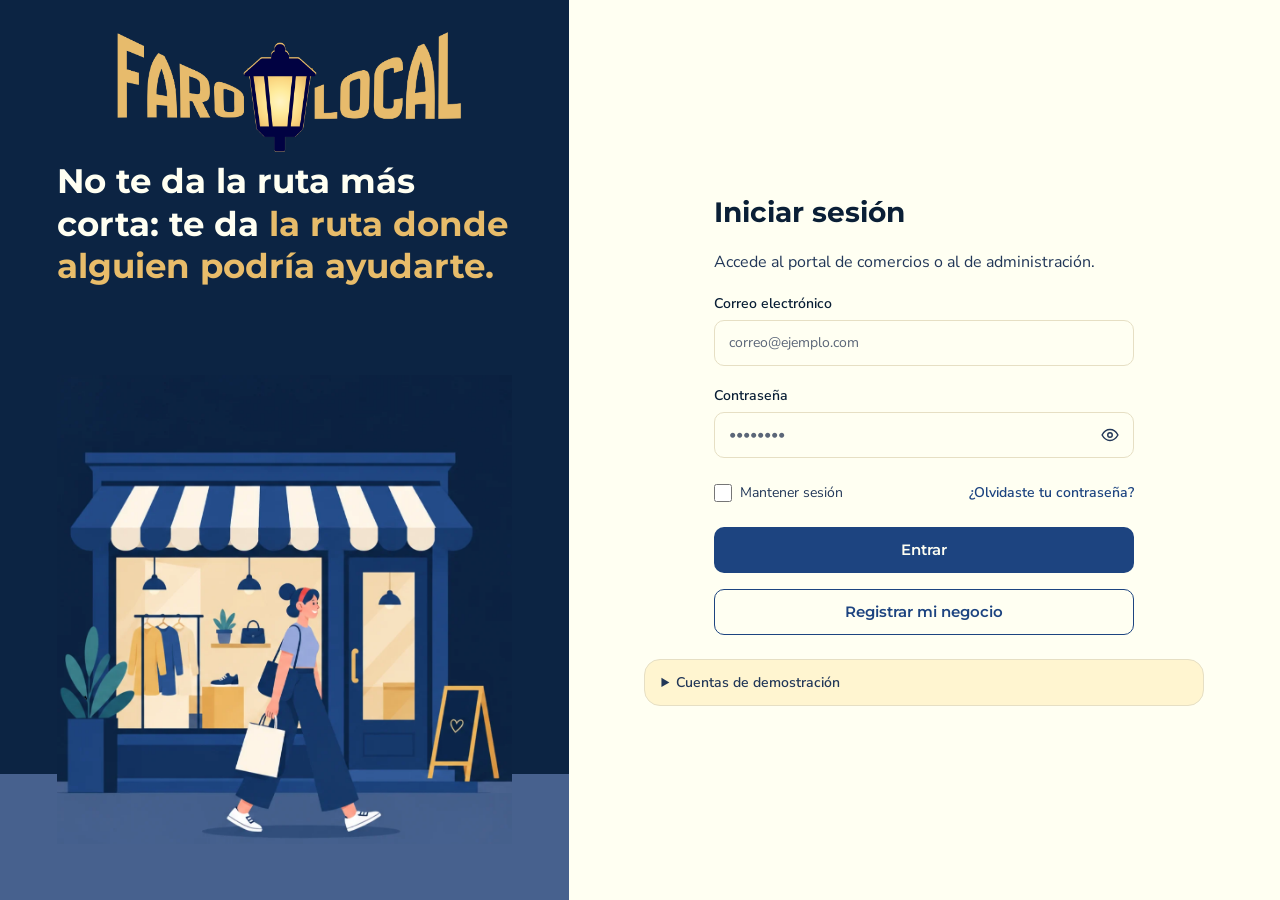
<file: login.html>
<!doctype html>
<html lang="es">
<head>
  <meta charset="utf-8">
  <meta name="viewport" content="width=device-width, initial-scale=1">
  <title>Iniciar sesión · FaroLocal</title>
  <meta name="description" content="Accede al portal de comercios o al de administración de FaroLocal.">
  <meta name="robots" content="noindex">
  <link rel="icon" type="image/png" sizes="32x32" href="favicon.png">
  <link rel="apple-touch-icon" href="apple-touch-icon.png">
  <link rel="preload" href="assets/fonts/montserrat.woff2" as="font" type="font/woff2" crossorigin>
  <link rel="preload" href="assets/fonts/nunito-sans.woff2" as="font" type="font/woff2" crossorigin>
  <link rel="stylesheet" href="css/tokens.css">
  <link rel="stylesheet" href="css/base.css">
  <link rel="stylesheet" href="css/componentes.css">
  <link rel="stylesheet" href="css/acceso.css">
</head>
<body>
  <a class="saltar" href="#contenido">Saltar al contenido</a>

  <div class="acceso">
    <div class="acceso__columna">
      <aside class="acceso__marca">
        <a class="acceso__logo" href="index.html" aria-label="FaroLocal, ir al inicio">
          <img src="assets/img/logo-login.png" alt="FaroLocal" width="628" height="222">
        </a>
        <p class="acceso__frase">No te da la ruta más corta: te da <span>la ruta donde alguien podría ayudarte.</span></p>
        <div class="acceso__arte">
          <picture>
            <source srcset="assets/img/ilustracion-tienda-login.webp" type="image/webp">
            <img src="assets/img/ilustracion-tienda-login.png" alt="" width="1035" height="1068">
          </picture>
        </div>
      </aside>
    </div>

    <main class="acceso__form" id="contenido">
      <div class="acceso__tarjeta">
        <div>
          <h1>Iniciar sesión</h1>
        </div>
        <p class="acceso__intro">Accede al portal de comercios o al de administración.</p>

        <form id="form-login" novalidate>
          <div class="alerta alerta--error" id="login-error" role="alert" hidden>
            <svg class="icono" aria-hidden="true"><use href="assets/icons/iconos.svg#i-error"></use></svg>
            <span id="login-error-texto"></span>
          </div>

          <div class="campo">
            <label class="campo__etiqueta" for="correo">Correo electrónico</label>
            <input class="campo__control" id="correo" name="correo" type="email" inputmode="email" autocomplete="username" placeholder="correo@ejemplo.com" required>
          </div>

          <div class="campo">
            <label class="campo__etiqueta" for="password">Contraseña</label>
            <div class="campo__envoltura">
              <input class="campo__control" id="password" name="password" type="password" autocomplete="current-password" placeholder="••••••••" required>
              <button class="campo__ojo" type="button" id="ver-password" aria-pressed="false" aria-controls="password" aria-label="Mostrar contraseña">
                <svg class="icono" aria-hidden="true"><use href="assets/icons/iconos.svg#i-ojo"></use></svg>
              </button>
            </div>
          </div>

          <div class="acceso__opciones">
            <label class="casilla"><input type="checkbox" id="recordar" name="recordar"> Mantener sesión</label>
            <button class="acceso__enlace" type="button" data-abre-dialogo="dlg-olvido">¿Olvidaste tu contraseña?</button>
          </div>

          <div class="acceso__acciones">
            <button class="boton boton--cobalto boton--bloque" type="submit" id="entrar">Entrar</button>
            <a class="boton boton--secundario boton--bloque" href="registro.html">Registrar mi negocio</a>
          </div>
        </form>
      </div>

      <details class="demo">
        <summary>Cuentas de demostración</summary>
        <table class="demo__tabla">
          <caption class="solo-lectores">Cuentas de ejemplo para probar el sitio</caption>
          <thead><tr><th scope="col">Cuenta</th><th scope="col">Correo y contraseña</th><th scope="col"><span class="solo-lectores">Acción</span></th></tr></thead>
          <tbody>
            <tr>
              <th scope="row">Administración</th>
              <td><code>admin@farolocal.mx</code><br><code>Admin123!</code></td>
              <td><button class="boton boton--secundario boton--chico" type="button" data-demo-correo="admin@farolocal.mx" data-demo-clave="Admin123!" aria-label="Usar la cuenta de Administración">Usar esta cuenta</button></td>
            </tr>
            <tr>
              <th scope="row">Comercio aprobado</th>
              <td><code>esquina@farolocal.mx</code><br><code>Comercio123</code></td>
              <td><button class="boton boton--secundario boton--chico" type="button" data-demo-correo="esquina@farolocal.mx" data-demo-clave="Comercio123" aria-label="Usar la cuenta de Comercio aprobado">Usar esta cuenta</button></td>
            </tr>
            <tr>
              <th scope="row">Comercio pendiente</th>
              <td><code>tere@farolocal.mx</code><br><code>Comercio123</code></td>
              <td><button class="boton boton--secundario boton--chico" type="button" data-demo-correo="tere@farolocal.mx" data-demo-clave="Comercio123" aria-label="Usar la cuenta de Comercio pendiente">Usar esta cuenta</button></td>
            </tr>
            <tr>
              <th scope="row">Comercio rechazado</th>
              <td><code>compadres@farolocal.mx</code><br><code>Comercio123</code></td>
              <td><button class="boton boton--secundario boton--chico" type="button" data-demo-correo="compadres@farolocal.mx" data-demo-clave="Comercio123" aria-label="Usar la cuenta de Comercio rechazado">Usar esta cuenta</button></td>
            </tr>
          </tbody>
        </table>
      </details>
    </main>
  </div>

  <dialog class="dialogo" id="dlg-olvido" aria-labelledby="dlg-olvido-t">
    <div class="dialogo__cabeza">
      <h2 id="dlg-olvido-t">¿Olvidaste tu contraseña?</h2>
      <button class="dialogo__cerrar" type="button" data-cerrar aria-label="Cerrar">
        <svg class="icono" aria-hidden="true"><use href="assets/icons/iconos.svg#i-cerrar"></use></svg>
      </button>
    </div>
    <div class="dialogo__cuerpo">
      <p>En esta demostración no hay recuperación de contraseña. Usa una de las cuentas de ejemplo.</p>
    </div>
    <div class="dialogo__acciones">
      <button class="boton boton--cobalto" type="button" data-cerrar>Entendido</button>
    </div>
  </dialog>

  <script src="data/seed.js"></script>
  <script src="js/store.js"></script>
  <script src="js/auth.js"></script>
  <script src="js/ui.js"></script>
  <script src="js/campos.js"></script>
  <script src="js/login.js"></script>
</body>
</html>
</file>
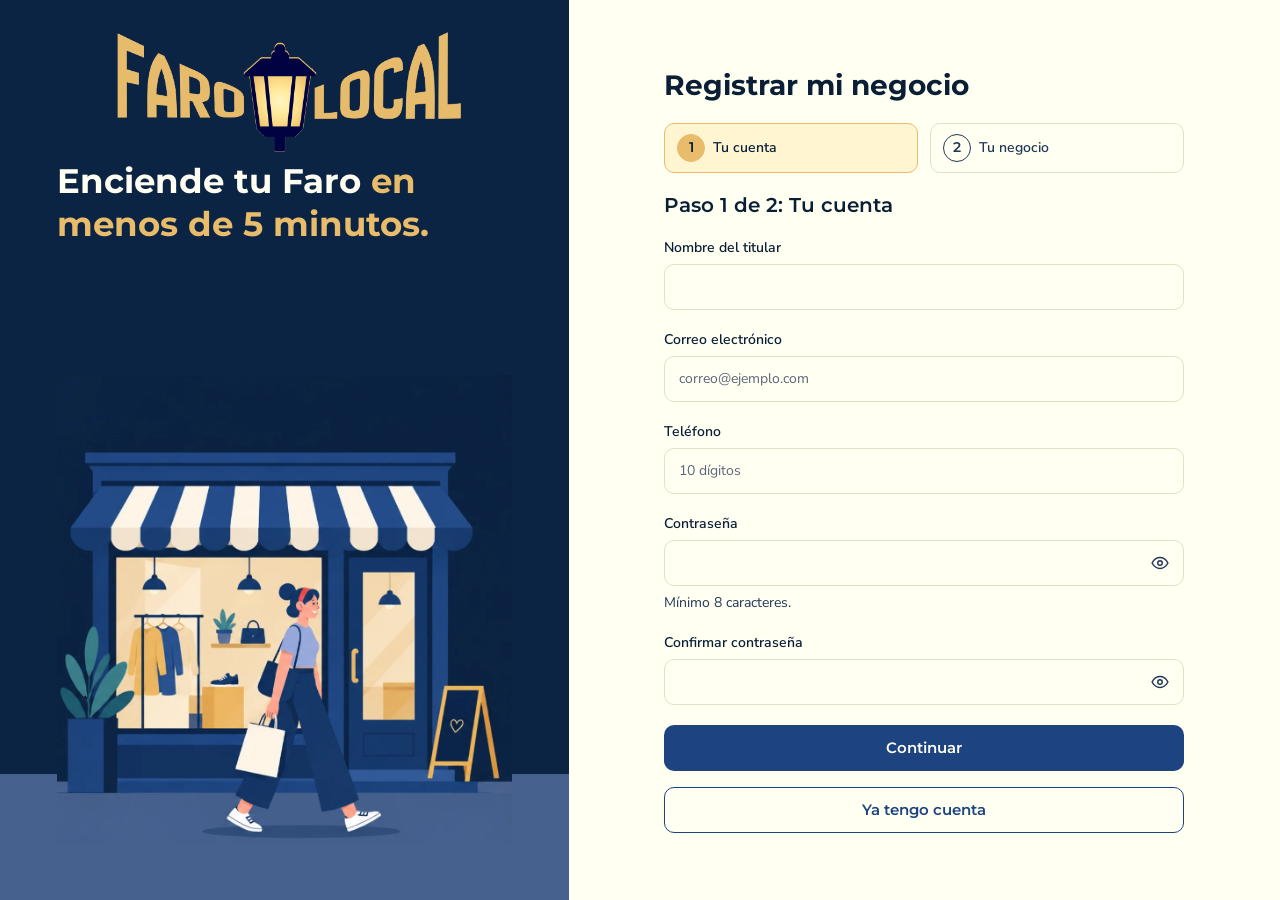
<file: registro.html>
<!doctype html>
<html lang="es">
<head>
  <meta charset="utf-8">
  <meta name="viewport" content="width=device-width, initial-scale=1">
  <title>Registrar mi negocio · FaroLocal</title>
  <meta name="description" content="Registra tu negocio en FaroLocal en menos de 5 minutos y enciende tu Faro en el barrio.">
  <link rel="icon" type="image/png" sizes="32x32" href="favicon.png">
  <link rel="apple-touch-icon" href="apple-touch-icon.png">
  <link rel="preload" href="assets/fonts/montserrat.woff2" as="font" type="font/woff2" crossorigin>
  <link rel="preload" href="assets/fonts/nunito-sans.woff2" as="font" type="font/woff2" crossorigin>
  <link rel="stylesheet" href="css/tokens.css">
  <link rel="stylesheet" href="css/base.css">
  <link rel="stylesheet" href="css/componentes.css">
  <link rel="stylesheet" href="css/acceso.css">
</head>
<body>
  <a class="saltar" href="#contenido">Saltar al contenido</a>

  <div class="acceso">
    <div class="acceso__columna">
      <aside class="acceso__marca">
        <a class="acceso__logo" href="index.html" aria-label="FaroLocal, ir al inicio">
          <img src="assets/img/logo-login.png" alt="FaroLocal" width="628" height="222">
        </a>
        <p class="acceso__frase">Enciende tu Faro <span>en menos de 5 minutos.</span></p>
        <div class="acceso__arte">
          <picture>
            <source srcset="assets/img/ilustracion-tienda-login.webp" type="image/webp">
            <img src="assets/img/ilustracion-tienda-login.png" alt="" width="1035" height="1068">
          </picture>
        </div>
      </aside>
    </div>

    <main class="acceso__form" id="contenido">
      <div class="acceso__tarjeta acceso__tarjeta--ancha">
        <h1>Registrar mi negocio</h1>
        <ol class="progreso" aria-label="Progreso del registro">
          <li id="prog-1" aria-current="step">Tu cuenta</li>
          <li id="prog-2">Tu negocio</li>
        </ol>

        <form id="form-registro" novalidate>
          <div class="alerta alerta--error" id="registro-error" role="alert" hidden>
            <svg class="icono" aria-hidden="true"><use href="assets/icons/iconos.svg#i-error"></use></svg>
            <span id="registro-error-texto"></span>
          </div>

          <!-- Paso 1 -->
          <section class="paso" id="paso-1" aria-labelledby="titulo-paso-1">
            <h2 class="paso-titulo" id="titulo-paso-1" tabindex="-1">Paso 1 de 2: Tu cuenta</h2>
            <div class="campo">
              <label class="campo__etiqueta" for="r-nombre">Nombre del titular</label>
              <input class="campo__control" id="r-nombre" type="text" autocomplete="name" required>
            </div>
            <div class="campo">
              <label class="campo__etiqueta" for="r-correo">Correo electrónico</label>
              <input class="campo__control" id="r-correo" type="email" inputmode="email" autocomplete="email" placeholder="correo@ejemplo.com" required>
            </div>
            <div class="campo">
              <label class="campo__etiqueta" for="r-telefono">Teléfono</label>
              <input class="campo__control" id="r-telefono" type="tel" inputmode="numeric" autocomplete="tel-national" placeholder="10 dígitos" required>
            </div>
            <div class="campo">
              <label class="campo__etiqueta" for="r-password">Contraseña</label>
              <div class="campo__envoltura">
                <input class="campo__control" id="r-password" type="password" autocomplete="new-password" required>
                <button class="campo__ojo" type="button" data-ver="r-password" aria-pressed="false" aria-controls="r-password" aria-label="Mostrar contraseña">
                  <svg class="icono" aria-hidden="true"><use href="assets/icons/iconos.svg#i-ojo"></use></svg>
                </button>
              </div>
              <span class="campo__ayuda">Mínimo 8 caracteres.</span>
            </div>
            <div class="campo">
              <label class="campo__etiqueta" for="r-confirmar">Confirmar contraseña</label>
              <div class="campo__envoltura">
                <input class="campo__control" id="r-confirmar" type="password" autocomplete="new-password" required>
                <button class="campo__ojo" type="button" data-ver="r-confirmar" aria-pressed="false" aria-controls="r-confirmar" aria-label="Mostrar contraseña">
                  <svg class="icono" aria-hidden="true"><use href="assets/icons/iconos.svg#i-ojo"></use></svg>
                </button>
              </div>
            </div>
            <div class="acceso__acciones">
              <button class="boton boton--cobalto boton--bloque" type="submit" id="continuar">Continuar</button>
              <a class="boton boton--secundario boton--bloque" href="login.html">Ya tengo cuenta</a>
            </div>
          </section>

          <!-- Paso 2 -->
          <section class="paso" id="paso-2" aria-labelledby="titulo-paso-2" hidden>
            <h2 class="paso-titulo" id="titulo-paso-2" tabindex="-1">Paso 2 de 2: Tu negocio</h2>
            <div id="form-negocio-raiz" class="paso"></div>

            <div class="acceso__acciones acceso__acciones--fila">
              <button class="boton boton--secundario" type="button" id="atras">Atrás</button>
              <button class="boton boton--cobalto" type="submit" id="registrar">Registrar mi negocio</button>
            </div>
          </section>
        </form>
      </div>
    </main>
  </div>

  <script src="data/seed.js"></script>
  <script src="js/store.js"></script>
  <script src="js/auth.js"></script>
  <script src="js/ui.js"></script>
  <script src="js/campos.js"></script>
  <script src="js/mapa.js"></script>
  <script src="js/form-negocio.js"></script>
  <script src="js/registro.js"></script>
</body>
</html>
</file>
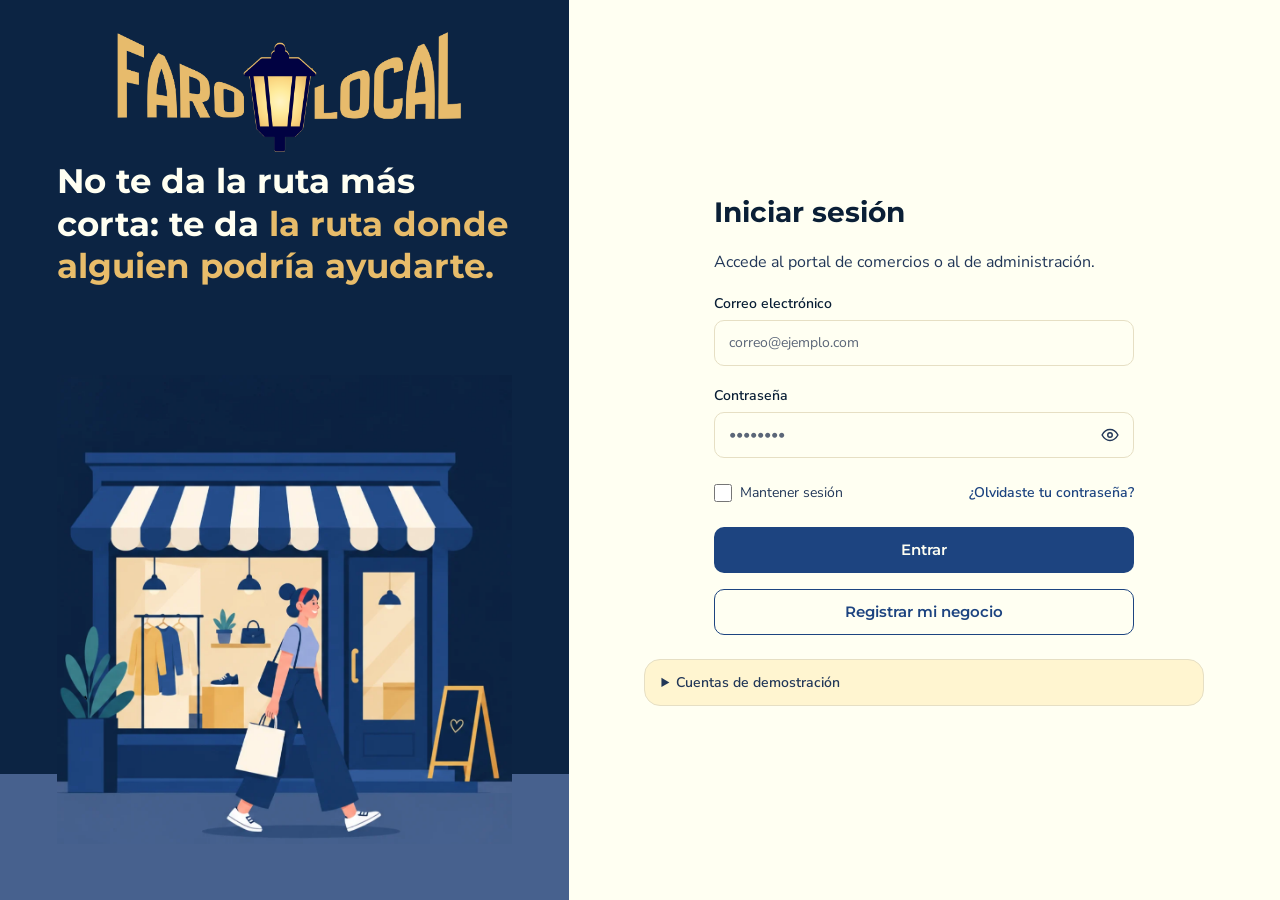
<file: admin/negocios.html>
<!doctype html>
<html lang="es">
<head>
  <meta charset="utf-8">
  <meta name="viewport" content="width=device-width, initial-scale=1">
  <title>Solicitudes de Faro · FaroLocal Administración</title>
  <meta name="description" content="Revisa las solicitudes de nuevos Faros: enciéndelos o devuélvelos con un motivo.">
  <meta name="robots" content="noindex">
  <link rel="icon" type="image/png" sizes="32x32" href="../favicon.png">
  <link rel="apple-touch-icon" href="../apple-touch-icon.png">
  <link rel="preload" href="../assets/fonts/montserrat.woff2" as="font" type="font/woff2" crossorigin>
  <link rel="preload" href="../assets/fonts/nunito-sans.woff2" as="font" type="font/woff2" crossorigin>
  <link rel="stylesheet" href="../css/tokens.css">
  <link rel="stylesheet" href="../css/base.css">
  <link rel="stylesheet" href="../css/componentes.css">
  <link rel="stylesheet" href="../css/acceso.css">
  <link rel="stylesheet" href="../css/portal.css">
  <script src="../data/seed.js"></script>
  <script src="../js/store.js"></script>
  <script src="../js/auth.js"></script>
  <script>Auth.require("admin", "../");</script>
</head>
<body data-portal="admin" data-base="../">
  <a class="saltar" href="#contenido">Saltar al contenido</a>
  <main id="contenido" class="contenedor" tabindex="-1"></main>

  <dialog class="dialogo" id="dlg-encender" aria-labelledby="dlg-encender-t">
    <div class="dialogo__cabeza">
      <h2 id="dlg-encender-t">Encender Faro</h2>
      <button class="dialogo__cerrar" type="button" data-cerrar aria-label="Cerrar"><svg class="icono" aria-hidden="true"><use href="../assets/icons/iconos.svg#i-cerrar"></use></svg></button>
    </div>
    <div class="dialogo__cuerpo"><p id="encender-texto"></p></div>
    <div class="dialogo__acciones">
      <button class="boton boton--secundario" type="button" data-cerrar>Todavía no</button>
      <button class="boton boton--primario" type="button" id="encender-confirmar">Sí, encender el Faro</button>
    </div>
  </dialog>

  <dialog class="dialogo" id="dlg-devolver" aria-labelledby="dlg-devolver-t">
    <form id="form-devolver" novalidate>
      <div class="dialogo__cabeza">
        <h2 id="dlg-devolver-t">Devolver con motivo</h2>
        <button class="dialogo__cerrar" type="button" data-cerrar aria-label="Cerrar"><svg class="icono" aria-hidden="true"><use href="../assets/icons/iconos.svg#i-cerrar"></use></svg></button>
      </div>
      <div class="dialogo__cuerpo">
        <p id="devolver-intro"></p>
        <div class="campo">
          <label class="campo__etiqueta" for="d-motivo">Motivo para el titular</label>
          <textarea class="campo__control" id="d-motivo" rows="4" maxlength="300" aria-describedby="d-contador" required></textarea>
          <span class="campo__ayuda" id="d-contador">0 de 300 caracteres. El titular verá este texto tal cual.</span>
        </div>
      </div>
      <div class="dialogo__acciones">
        <button class="boton boton--secundario" type="button" data-cerrar>Cancelar</button>
        <button class="boton boton--cobalto" type="submit" id="devolver-confirmar">Devolver solicitud</button>
      </div>
    </form>
  </dialog>

  <script src="../js/ui.js"></script>
  <script src="../js/campos.js"></script>
  <script src="../js/mapa.js"></script>
  <script src="../js/portal.js"></script>
  <script src="../js/admin-negocios.js"></script>
</body>
</html>
</file>
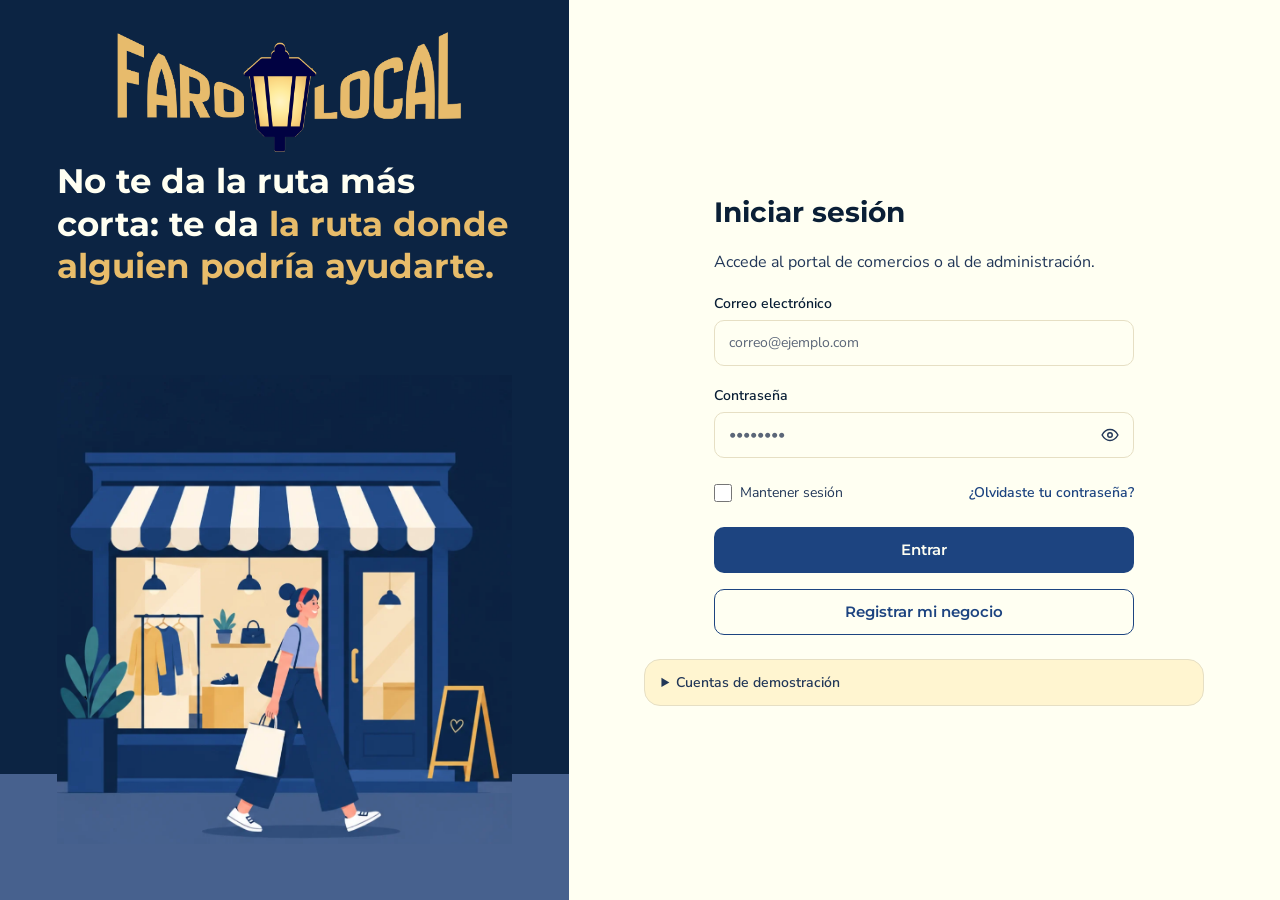
<file: admin/reportes.html>
<!doctype html>
<html lang="es">
<head>
  <meta charset="utf-8">
  <meta name="viewport" content="width=device-width, initial-scale=1">
  <title>Avisos de la calle · FaroLocal Administración</title>
  <meta name="description" content="Revisa los avisos que reportan los vecinos sobre los tramos de la zona.">
  <meta name="robots" content="noindex">
  <link rel="icon" type="image/png" sizes="32x32" href="../favicon.png">
  <link rel="apple-touch-icon" href="../apple-touch-icon.png">
  <link rel="preload" href="../assets/fonts/montserrat.woff2" as="font" type="font/woff2" crossorigin>
  <link rel="preload" href="../assets/fonts/nunito-sans.woff2" as="font" type="font/woff2" crossorigin>
  <link rel="stylesheet" href="../css/tokens.css">
  <link rel="stylesheet" href="../css/base.css">
  <link rel="stylesheet" href="../css/componentes.css">
  <link rel="stylesheet" href="../css/acceso.css">
  <link rel="stylesheet" href="../css/portal.css">
  <script src="../data/seed.js"></script>
  <script src="../js/store.js"></script>
  <script src="../js/auth.js"></script>
  <script>Auth.require("admin", "../");</script>
</head>
<body data-portal="admin" data-base="../">
  <a class="saltar" href="#contenido">Saltar al contenido</a>
  <main id="contenido" class="contenedor" tabindex="-1"></main>

  <script src="../js/ui.js"></script>
  <script src="../js/campos.js"></script>
  <script src="../js/mapa.js"></script>
  <script src="../js/portal.js"></script>
  <script src="../js/admin-reportes.js"></script>
</body>
</html>
</file>
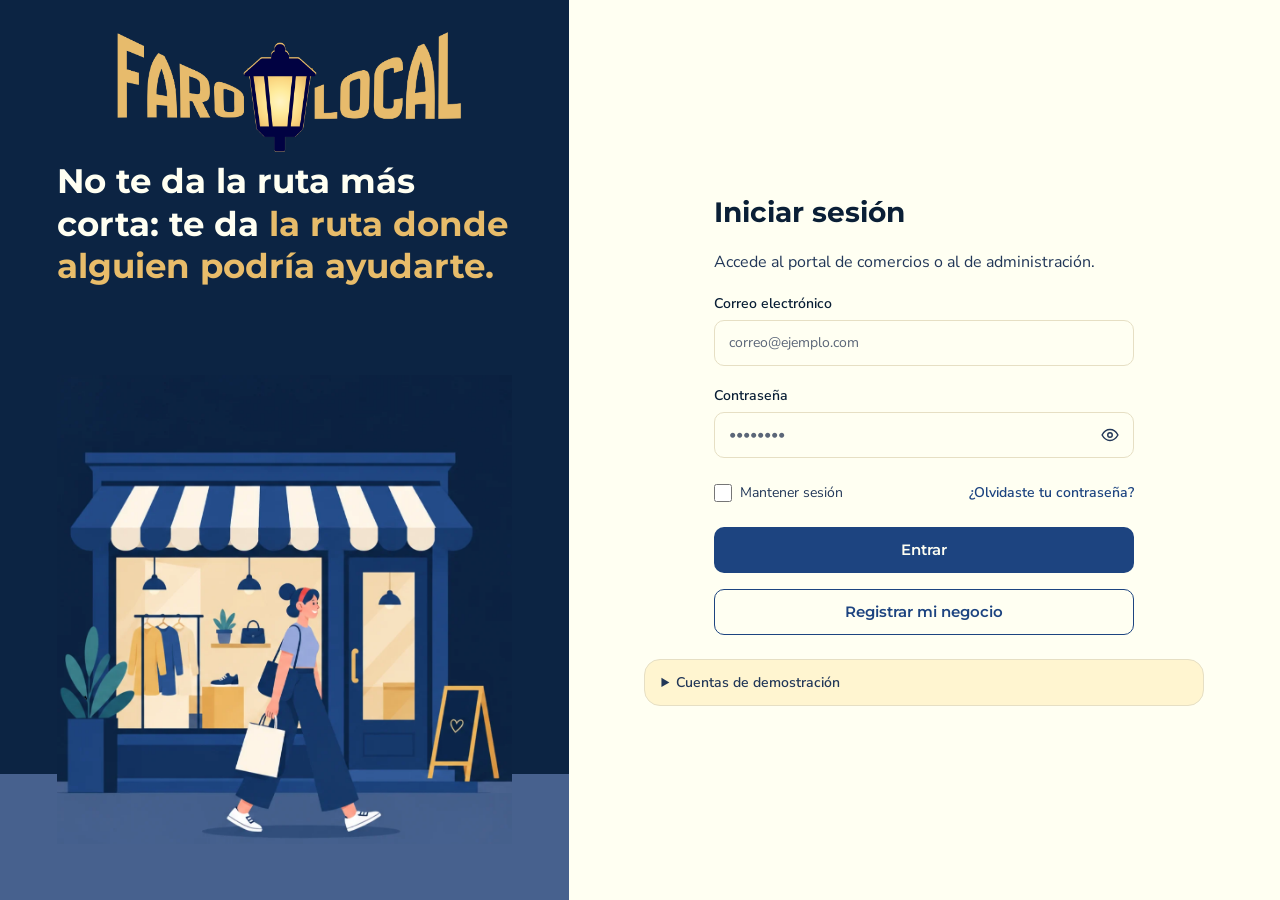
<file: comercio/cupones.html>
<!doctype html>
<html lang="es">
<head>
  <meta charset="utf-8">
  <meta name="viewport" content="width=device-width, initial-scale=1">
  <title>Mis cupones · FaroLocal</title>
  <meta name="description" content="Publica y administra los cupones de tu negocio.">
  <meta name="robots" content="noindex">
  <link rel="icon" type="image/png" sizes="32x32" href="../favicon.png">
  <link rel="apple-touch-icon" href="../apple-touch-icon.png">
  <link rel="preload" href="../assets/fonts/montserrat.woff2" as="font" type="font/woff2" crossorigin>
  <link rel="preload" href="../assets/fonts/nunito-sans.woff2" as="font" type="font/woff2" crossorigin>
  <link rel="stylesheet" href="../css/tokens.css">
  <link rel="stylesheet" href="../css/base.css">
  <link rel="stylesheet" href="../css/componentes.css">
  <link rel="stylesheet" href="../css/acceso.css">
  <link rel="stylesheet" href="../css/portal.css">
  <script src="../data/seed.js"></script>
  <script src="../js/store.js"></script>
  <script src="../js/auth.js"></script>
  <script>Auth.require("comercio", "../");</script>
</head>
<body data-portal="comercio" data-base="../">
  <a class="saltar" href="#contenido">Saltar al contenido</a>
  <main id="contenido" class="contenedor" tabindex="-1"></main>

  <dialog class="dialogo" id="dlg-cupon" aria-labelledby="dlg-cupon-t">
    <form id="form-cupon" novalidate>
      <div class="dialogo__cabeza">
        <h2 id="dlg-cupon-t">Publicar cupón</h2>
        <button class="dialogo__cerrar" type="button" data-cerrar aria-label="Cerrar"><svg class="icono" aria-hidden="true"><use href="../assets/icons/iconos.svg#i-cerrar"></use></svg></button>
      </div>
      <div class="dialogo__cuerpo">
        <div class="alerta alerta--error" id="cupon-error" role="alert" hidden><svg class="icono" aria-hidden="true"><use href="../assets/icons/iconos.svg#i-error"></use></svg><span id="cupon-error-texto"></span></div>
        <div class="campo"><label class="campo__etiqueta" for="c-titulo">Título</label><input class="campo__control" id="c-titulo" type="text" maxlength="120" autocomplete="off" required></div>
        <div class="campo"><label class="campo__etiqueta" for="c-descripcion">Descripción</label><textarea class="campo__control" id="c-descripcion" rows="3" maxlength="400" required></textarea><span class="campo__ayuda">Cuéntale a tu vecino qué recibe y con qué condiciones.</span></div>
        <div class="campo__fila">
          <div class="campo"><label class="campo__etiqueta" for="c-inicio">Empieza el</label><input class="campo__control" id="c-inicio" type="date" required></div>
          <div class="campo"><label class="campo__etiqueta" for="c-fin">Termina el</label><input class="campo__control" id="c-fin" type="date" required></div>
        </div>
      </div>
      <div class="dialogo__acciones">
        <button class="boton boton--secundario" type="button" data-cerrar>Cancelar</button>
        <button class="boton boton--cobalto" type="submit" id="cupon-guardar">Publicar cupón</button>
      </div>
    </form>
  </dialog>

  <dialog class="dialogo" id="dlg-borrar" aria-labelledby="dlg-borrar-t">
    <div class="dialogo__cabeza">
      <h2 id="dlg-borrar-t">¿Eliminar este cupón?</h2>
      <button class="dialogo__cerrar" type="button" data-cerrar aria-label="Cerrar"><svg class="icono" aria-hidden="true"><use href="../assets/icons/iconos.svg#i-cerrar"></use></svg></button>
    </div>
    <div class="dialogo__cuerpo"><p id="borrar-texto"></p></div>
    <div class="dialogo__acciones">
      <button class="boton boton--secundario" type="button" data-cerrar>Mejor no</button>
      <button class="boton boton--peligro" type="button" id="borrar-confirmar">Sí, eliminar</button>
    </div>
  </dialog>

  <script src="../js/ui.js"></script>
  <script src="../js/campos.js"></script>
  <script src="../js/mapa.js"></script>
  <script src="../js/form-negocio.js"></script>
  <script src="../js/portal.js"></script>
  <script src="../js/comercio-cupones.js"></script>
</body>
</html>
</file>
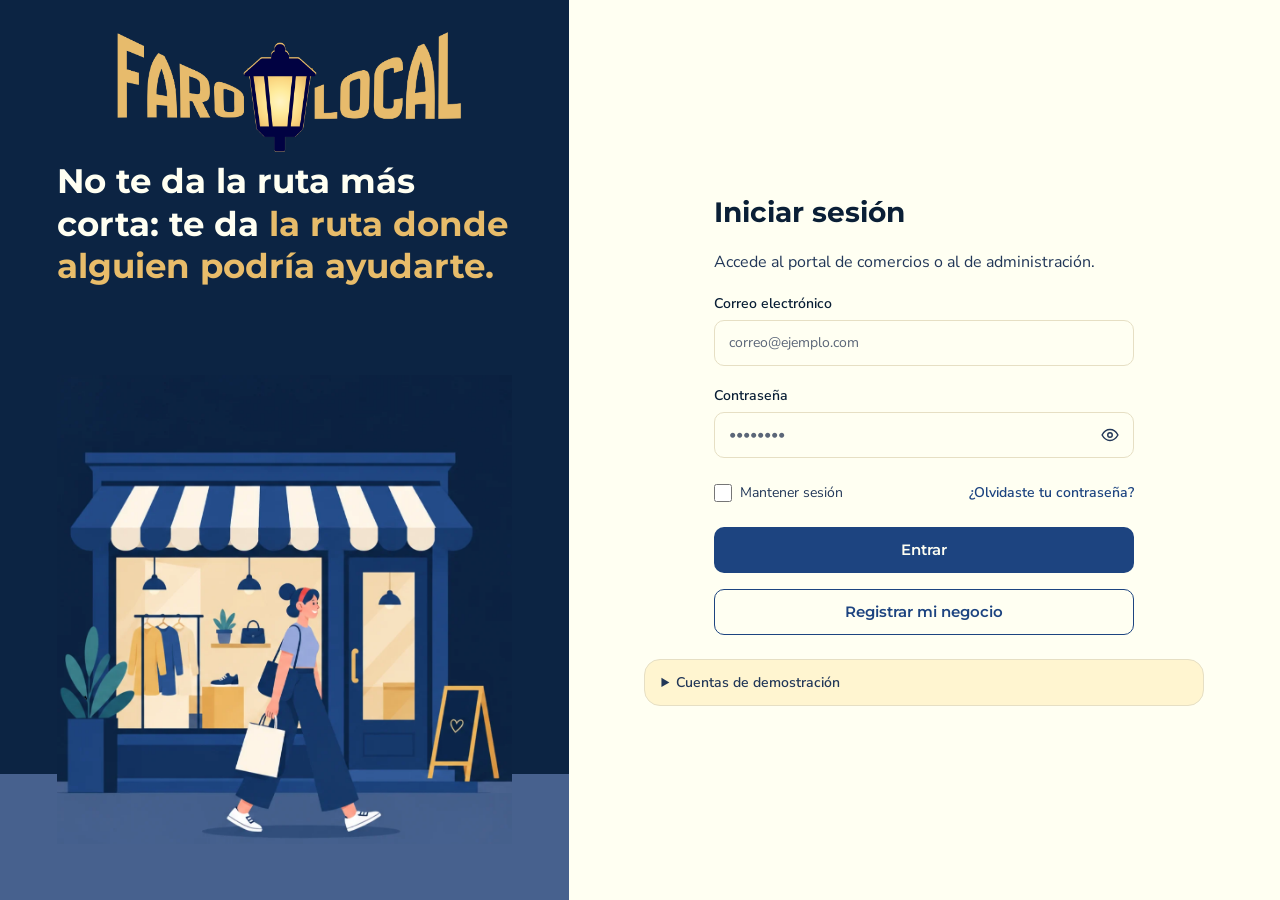
<file: comercio/negocio.html>
<!doctype html>
<html lang="es">
<head>
  <meta charset="utf-8">
  <meta name="viewport" content="width=device-width, initial-scale=1">
  <title>Los datos de mi negocio · FaroLocal</title>
  <meta name="description" content="Edita los datos, el horario y los servicios de tu negocio.">
  <meta name="robots" content="noindex">
  <link rel="icon" type="image/png" sizes="32x32" href="../favicon.png">
  <link rel="apple-touch-icon" href="../apple-touch-icon.png">
  <link rel="preload" href="../assets/fonts/montserrat.woff2" as="font" type="font/woff2" crossorigin>
  <link rel="preload" href="../assets/fonts/nunito-sans.woff2" as="font" type="font/woff2" crossorigin>
  <link rel="stylesheet" href="../css/tokens.css">
  <link rel="stylesheet" href="../css/base.css">
  <link rel="stylesheet" href="../css/componentes.css">
  <link rel="stylesheet" href="../css/acceso.css">
  <link rel="stylesheet" href="../css/portal.css">
  <script src="../data/seed.js"></script>
  <script src="../js/store.js"></script>
  <script src="../js/auth.js"></script>
  <script>Auth.require("comercio", "../");</script>
</head>
<body data-portal="comercio" data-base="../">
  <a class="saltar" href="#contenido">Saltar al contenido</a>
  <main id="contenido" class="contenedor" tabindex="-1"></main>

  <script src="../js/ui.js"></script>
  <script src="../js/campos.js"></script>
  <script src="../js/mapa.js"></script>
  <script src="../js/form-negocio.js"></script>
  <script src="../js/portal.js"></script>
  <script src="../js/comercio-negocio.js"></script>
</body>
</html>
</file>
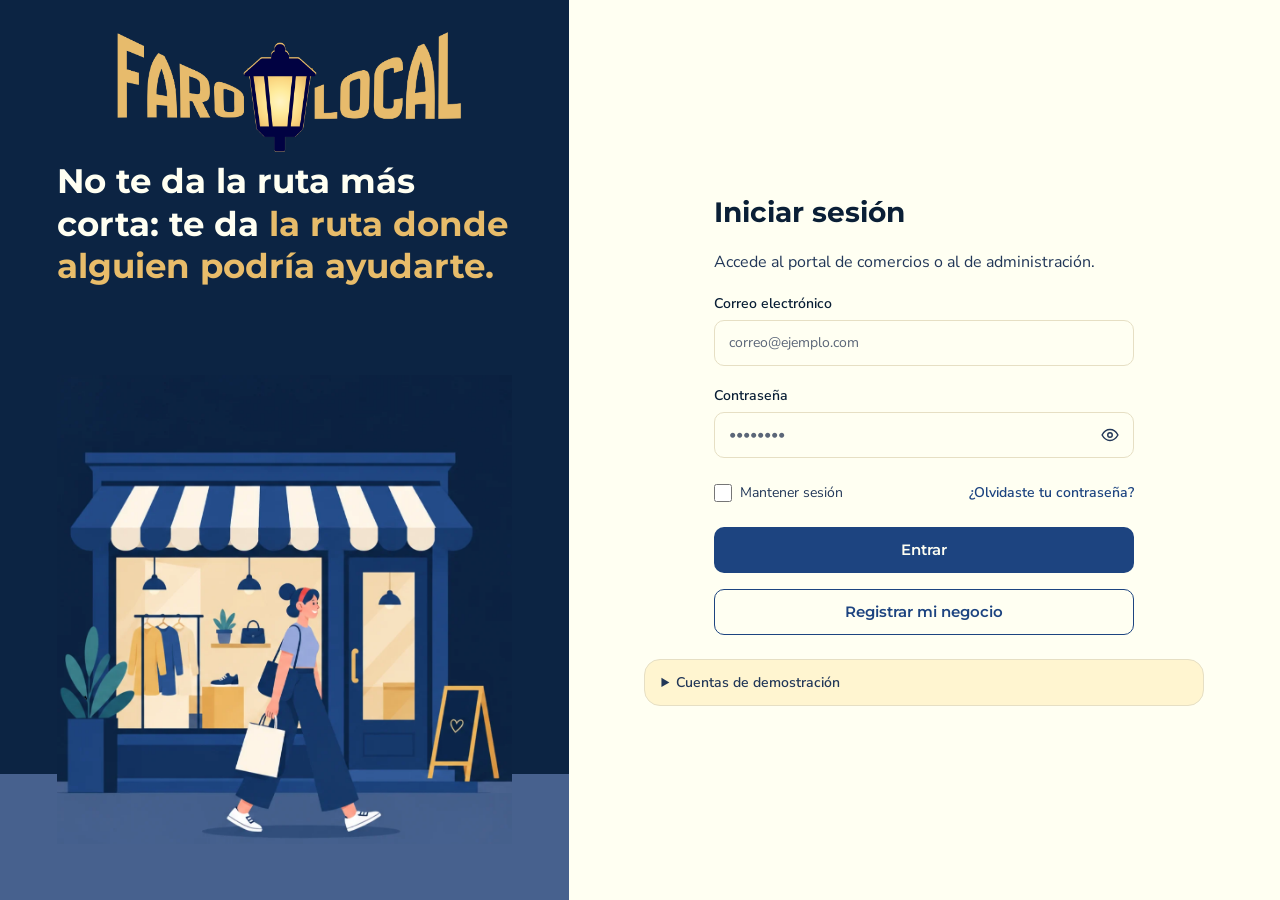
<file: comercio/panel.html>
<!doctype html>
<html lang="es">
<head>
  <meta charset="utf-8">
  <meta name="viewport" content="width=device-width, initial-scale=1">
  <title>Mi Faro · FaroLocal</title>
  <meta name="description" content="Resumen de tu Faro: estado, visitas, cupones y tu puerta en el mapa.">
  <meta name="robots" content="noindex">
  <link rel="icon" type="image/png" sizes="32x32" href="../favicon.png">
  <link rel="apple-touch-icon" href="../apple-touch-icon.png">
  <link rel="preload" href="../assets/fonts/montserrat.woff2" as="font" type="font/woff2" crossorigin>
  <link rel="preload" href="../assets/fonts/nunito-sans.woff2" as="font" type="font/woff2" crossorigin>
  <link rel="stylesheet" href="../css/tokens.css">
  <link rel="stylesheet" href="../css/base.css">
  <link rel="stylesheet" href="../css/componentes.css">
  <link rel="stylesheet" href="../css/acceso.css">
  <link rel="stylesheet" href="../css/portal.css">
  <script src="../data/seed.js"></script>
  <script src="../js/store.js"></script>
  <script src="../js/auth.js"></script>
  <script>Auth.require("comercio", "../");</script>
</head>
<body data-portal="comercio" data-base="../">
  <a class="saltar" href="#contenido">Saltar al contenido</a>
  <main id="contenido" class="contenedor" tabindex="-1"></main>

  <script src="../js/ui.js"></script>
  <script src="../js/campos.js"></script>
  <script src="../js/mapa.js"></script>
  <script src="../js/form-negocio.js"></script>
  <script src="../js/portal.js"></script>
  <script src="../js/comercio-panel.js"></script>
</body>
</html>
</file>
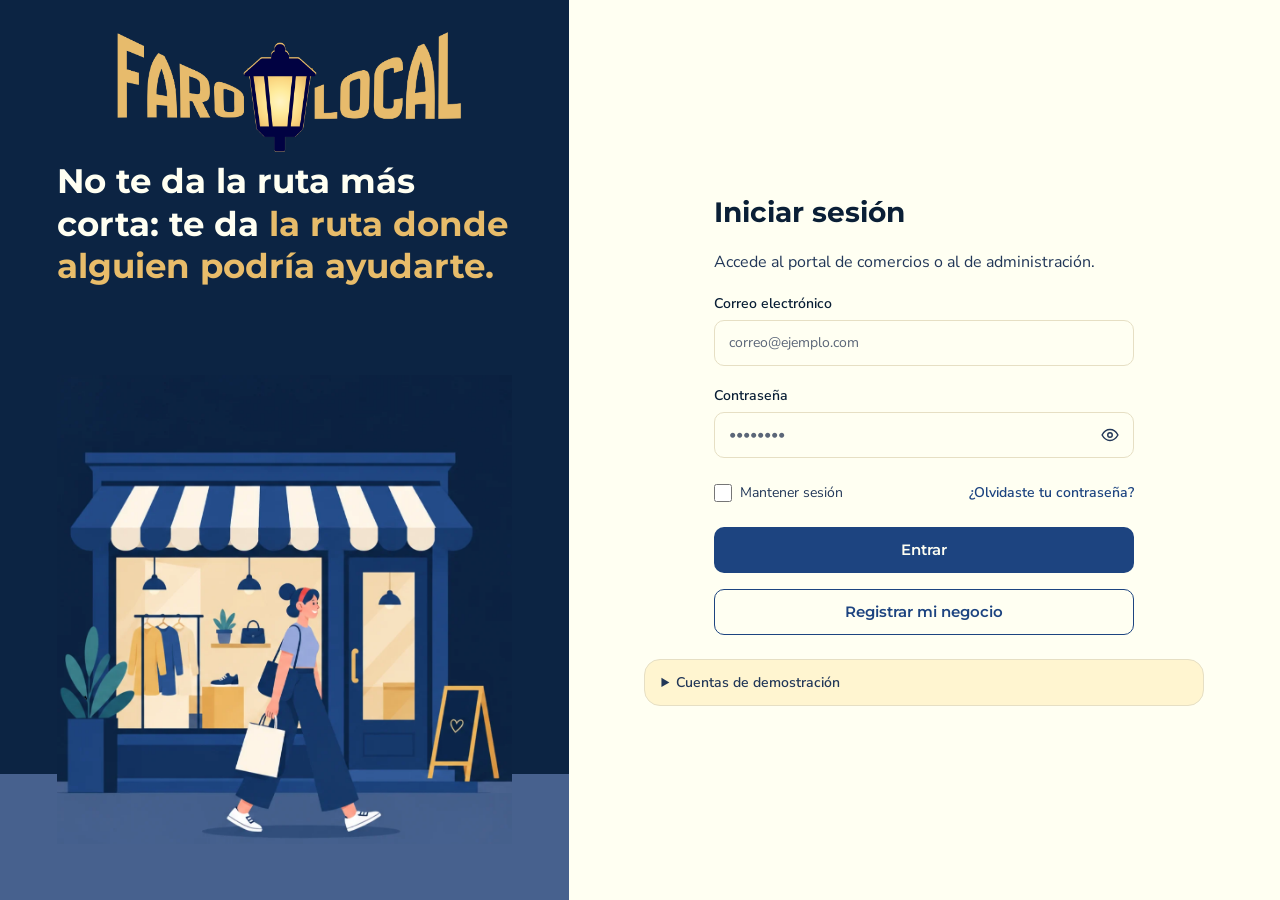
<file: comercio/sello.html>
<!doctype html>
<html lang="es">
<head>
  <meta charset="utf-8">
  <meta name="viewport" content="width=device-width, initial-scale=1">
  <title>Mi sello · FaroLocal</title>
  <meta name="description" content="Descarga o imprime el sello de negocio asociado a FaroLocal.">
  <meta name="robots" content="noindex">
  <link rel="icon" type="image/png" sizes="32x32" href="../favicon.png">
  <link rel="apple-touch-icon" href="../apple-touch-icon.png">
  <link rel="preload" href="../assets/fonts/montserrat.woff2" as="font" type="font/woff2" crossorigin>
  <link rel="preload" href="../assets/fonts/nunito-sans.woff2" as="font" type="font/woff2" crossorigin>
  <link rel="stylesheet" href="../css/tokens.css">
  <link rel="stylesheet" href="../css/base.css">
  <link rel="stylesheet" href="../css/componentes.css">
  <link rel="stylesheet" href="../css/acceso.css">
  <link rel="stylesheet" href="../css/portal.css">
  <script src="../data/seed.js"></script>
  <script src="../js/store.js"></script>
  <script src="../js/auth.js"></script>
  <script>Auth.require("comercio", "../");</script>
</head>
<body data-portal="comercio" data-base="../">
  <a class="saltar" href="#contenido">Saltar al contenido</a>
  <main id="contenido" class="contenedor" tabindex="-1"></main>

  <script src="../js/ui.js"></script>
  <script src="../js/campos.js"></script>
  <script src="../js/mapa.js"></script>
  <script src="../js/form-negocio.js"></script>
  <script src="../js/portal.js"></script>
  <script src="../js/comercio-sello.js"></script>
</body>
</html>
</file>
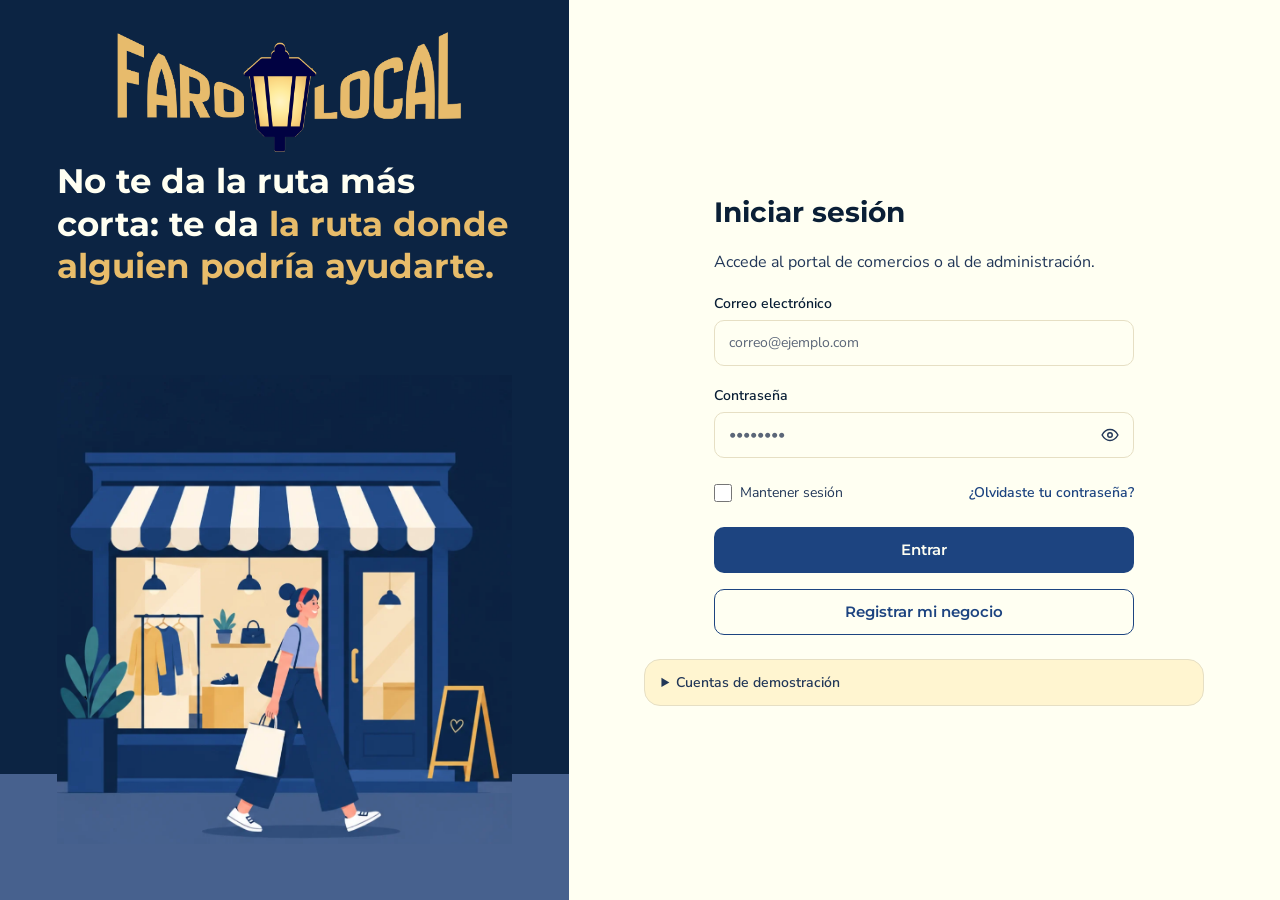
<file: comercio/validar.html>
<!doctype html>
<html lang="es">
<head>
  <meta charset="utf-8">
  <meta name="viewport" content="width=device-width, initial-scale=1">
  <title>Cobrar un cupón · FaroLocal</title>
  <meta name="description" content="Valida el código de un cupón que te muestre un vecino.">
  <meta name="robots" content="noindex">
  <link rel="icon" type="image/png" sizes="32x32" href="../favicon.png">
  <link rel="apple-touch-icon" href="../apple-touch-icon.png">
  <link rel="preload" href="../assets/fonts/montserrat.woff2" as="font" type="font/woff2" crossorigin>
  <link rel="preload" href="../assets/fonts/nunito-sans.woff2" as="font" type="font/woff2" crossorigin>
  <link rel="stylesheet" href="../css/tokens.css">
  <link rel="stylesheet" href="../css/base.css">
  <link rel="stylesheet" href="../css/componentes.css">
  <link rel="stylesheet" href="../css/acceso.css">
  <link rel="stylesheet" href="../css/portal.css">
  <script src="../data/seed.js"></script>
  <script src="../js/store.js"></script>
  <script src="../js/auth.js"></script>
  <script>Auth.require("comercio", "../");</script>
</head>
<body data-portal="comercio" data-base="../">
  <a class="saltar" href="#contenido">Saltar al contenido</a>
  <main id="contenido" class="contenedor" tabindex="-1"></main>

  <script src="../js/ui.js"></script>
  <script src="../js/campos.js"></script>
  <script src="../js/mapa.js"></script>
  <script src="../js/form-negocio.js"></script>
  <script src="../js/portal.js"></script>
  <script src="../js/comercio-validar.js"></script>
</body>
</html>
</file>
<file: css/tokens.css>
/* Tokens de FaroLocal. Valores tomados de Figma (archivo YjCmbuFrI3Fr6ZFx9ah2g5). */

@font-face {
  font-family: "Montserrat";
  src: url("../assets/fonts/montserrat.woff2") format("woff2");
  font-weight: 400 800;
  font-style: normal;
  font-display: swap;
}
@font-face {
  font-family: "Nunito Sans";
  src: url("../assets/fonts/nunito-sans.woff2") format("woff2");
  font-weight: 400 800;
  font-style: normal;
  font-display: swap;
}

:root {
  /* Color: marca (Figma manda sobre el CLAUDE.md) */
  --marino: #0a1f36;
  --medianoche: #010242;
  --pizarra: #223758;
  --cobalto: #1d4480;
  --dorado: #e8bc6a;
  --miel: #fad680;
  --marfil: #fffff2;
  --crema: #fff5d0;
  --mantequilla: #ffeb9d;
  --azul-medio: #47618e;   /* "Cómo funciona" y suelo de la ilustración */
  --azul-hero: #0d2444;    /* fondo del hero (coincide con la ilustración) */
  --borde-suave: #e6dfc4;

  /* Color: estados (apagados, con texto e icono siempre) */
  --rojo-apagado: #9b3b32;
  --rojo-fondo: #f6dcd8;
  --verde-apagado: #2f6b4f;
  --verde-fondo: #dcefe4;

  /* Tipografía */
  --fuente-titulo: "Montserrat", system-ui, -apple-system, "Segoe UI", sans-serif;
  --fuente-texto: "Nunito Sans", system-ui, -apple-system, "Segoe UI", sans-serif;
  --peso-normal: 400;
  --peso-medio: 600;
  --peso-fuerte: 700;
  --peso-extra: 800;

  --texto-xs: 0.75rem;                                   /* 12 */
  --texto-sm: 0.875rem;                                  /* 14 */
  --texto-base: 1rem;                                    /* 16 */
  --texto-lg: clamp(1rem, 0.95rem + 0.25vw, 1.125rem);   /* 18 */
  --titulo-h3: clamp(1.125rem, 1.05rem + 0.35vw, 1.25rem); /* 20 */
  --titulo-h2: clamp(1.5rem, 1.3rem + 0.9vw, 1.75rem);   /* 28 */
  --titulo-h1: clamp(2rem, 1.2rem + 3.4vw, 3.5rem);      /* 56 */

  /* Espaciado */
  --esp-1: 4px;
  --esp-2: 8px;
  --esp-3: 12px;
  --esp-4: 16px;
  --esp-5: 24px;
  --esp-6: 32px;
  --esp-7: 48px;
  --esp-8: 64px;
  --esp-9: 96px;

  /* Radios */
  --radio-1: 8px;
  --radio-2: 12px;
  --radio-3: 16px;
  --radio-4: 24px;
  --radio-pildora: 999px;
  --radio-boton: 10px;     /* botones y campos en Figma */

  /* Anchos */
  --ancho-contenedor: 1280px;
  --ancho-texto: 68ch;

  /* Capas */
  --z-base: 1;
  --z-cabecera: 100;
  --z-menu: 200;
  --z-dialogo: 1000;
  --z-aviso: 1100;

  /* Movimiento */
  --transicion: 180ms ease;
}
</file>
<file: css/base.css>
/* Reset moderno + tipografía + utilidades base */

*, *::before, *::after { box-sizing: border-box; }
* { margin: 0; }
html { -webkit-text-size-adjust: 100%; text-size-adjust: 100%; scroll-behavior: smooth; }
body {
  min-height: 100vh;
  background: var(--marfil);
  color: var(--marino);
  font-family: var(--fuente-texto);
  font-size: var(--texto-base);
  line-height: 1.5;
  -webkit-font-smoothing: antialiased;
  overflow-x: hidden;
}
[hidden] { display: none !important; }
img, svg, picture, video, canvas { display: block; max-width: 100%; }
img { height: auto; }
input, button, textarea, select { font: inherit; color: inherit; }
button { cursor: pointer; }
p, h1, h2, h3, h4 { overflow-wrap: break-word; }
ul[role="list"], ol[role="list"] { list-style: none; padding: 0; }

h1, h2, h3, h4 {
  font-family: var(--fuente-titulo);
  font-weight: var(--peso-fuerte);
  line-height: 1.2;
  text-wrap: balance;
}
h1 { font-size: var(--titulo-h1); line-height: 1.14; }
h2 { font-size: var(--titulo-h2); line-height: 1.29; }
h3 { font-size: var(--titulo-h3); line-height: 1.4; font-weight: var(--peso-medio); }
p { text-wrap: pretty; }

a { color: var(--cobalto); text-underline-offset: 3px; transition: color var(--transicion); }
a:hover { color: var(--marino); }

/* Foco visible: 3 px Miel con separación. Sobre fondos claros se añade un
   contorno Marino interior para que el aro siga cumpliendo contraste. */
:focus-visible {
  outline: 3px solid var(--miel);
  outline-offset: 3px;
  box-shadow: 0 0 0 6px var(--marino);
  border-radius: var(--radio-1);
}
:focus:not(:focus-visible) { outline: none; }

.contenedor {
  width: 100%;
  /* 1280 px de contenido + 80 px de margen a cada lado (Figma, base 1440) */
  max-width: calc(var(--ancho-contenedor) + 160px);
  margin-inline: auto;
  padding-inline: clamp(20px, 5.5556vw, 80px);
}

.solo-lectores {
  position: absolute !important;
  width: 1px; height: 1px;
  margin: -1px; padding: 0;
  overflow: hidden;
  clip: rect(0 0 0 0);
  clip-path: inset(50%);
  white-space: nowrap;
  border: 0;
}

.saltar {
  position: absolute;
  left: var(--esp-4);
  top: 0;
  transform: translateY(-120%);
  z-index: var(--z-aviso);
  padding: var(--esp-3) var(--esp-5);
  background: var(--miel);
  color: var(--marino);
  font-family: var(--fuente-titulo);
  font-weight: var(--peso-medio);
  border-radius: 0 0 var(--radio-2) var(--radio-2);
  text-decoration: none;
  transition: transform var(--transicion);
}
.saltar:focus { transform: translateY(0); }

/* Antetítulo: mayúsculas pequeñas con tracking, como en la landing */
.antetitulo {
  font-family: var(--fuente-texto);
  font-size: var(--texto-xs);
  font-weight: var(--peso-fuerte);
  line-height: 16px;
  letter-spacing: 0.08em;
  text-transform: uppercase;
  color: var(--dorado);
}

/* Entrada sutil (fade + slide corto) */
.entra { animation: entra 240ms ease-out both; }
@keyframes entra {
  from { opacity: 0; transform: translateY(8px); }
  to   { opacity: 1; transform: none; }
}

@media (prefers-reduced-motion: reduce) {
  html { scroll-behavior: auto; }
  *, *::before, *::after {
    animation-duration: 0.01ms !important;
    animation-iteration-count: 1 !important;
    transition-duration: 0.01ms !important;
    scroll-behavior: auto !important;
  }
}
</file>
<file: css/componentes.css>
/* Componentes de FaroLocal. Sin brillos, sin sombras de color, sin degradados. */

/* ---------- Iconos (sprite assets/icons/iconos.svg) ---------- */
.icono {
  width: 1.25em; height: 1.25em; flex: none;
  fill: none; stroke: currentColor;
  stroke-width: 1.75; stroke-linecap: round; stroke-linejoin: round;
}
.icono--grande { width: 24px; height: 24px; }

/* ---------- Botones ---------- */
.boton {
  display: inline-flex; align-items: center; justify-content: center; gap: var(--esp-2);
  min-height: 46px; padding: 11.5px 20.5px; /* + borde 1.5 = 13/22 de Figma */
  border: 1.5px solid transparent; border-radius: var(--radio-boton);
  font-family: var(--fuente-titulo); font-size: 15px; font-weight: var(--peso-medio); line-height: 20px;
  text-decoration: none; text-align: center; cursor: pointer;
  background: var(--cobalto); color: var(--marfil);
  transition: background-color var(--transicion), color var(--transicion), border-color var(--transicion), transform var(--transicion);
}
.boton:hover { text-decoration: none; }
.boton:active { transform: translateY(1px); }
.boton--primario { background: var(--dorado); color: var(--marino); }
.boton--primario:hover { background: var(--miel); color: var(--marino); }
.boton--primario:active { background: var(--dorado); }
.boton--cobalto { background: var(--cobalto); color: var(--marfil); }
.boton--cobalto:hover { background: var(--pizarra); color: var(--marfil); }
.boton--secundario { background: transparent; border-color: var(--cobalto); color: var(--cobalto); }
.boton--secundario:hover { background: var(--cobalto); color: var(--marfil); }
.boton--claro { background: transparent; border-color: var(--crema); color: var(--crema); } /* sobre fondos oscuros */
.boton--claro:hover { background: var(--crema); color: var(--marino); }
.boton--peligro { background: var(--rojo-apagado); color: #fff; }
.boton--peligro:hover { background: #7f2e26; color: #fff; }
.boton--chico { min-height: 36px; padding: 5.5px 14.5px; font-size: 14px; }
.boton--bloque { width: 100%; }
.boton:disabled, .boton[aria-disabled="true"] {
  background: var(--borde-suave); border-color: var(--borde-suave); color: #5b6678;
  cursor: not-allowed; transform: none;
}
.boton:focus-visible { box-shadow: 0 0 0 6px var(--marino); border-radius: var(--radio-boton); }
.on-marino .boton:focus-visible, .on-azul .boton:focus-visible { box-shadow: 0 0 0 6px var(--marfil); }

/* ---------- Campos de formulario (Figma 1005:153) ---------- */
.campo { display: flex; flex-direction: column; gap: 6px; }
.campo__etiqueta { font-size: var(--texto-sm); font-weight: var(--peso-medio); line-height: 20px; color: var(--marino); }
.campo__ayuda { font-size: var(--texto-sm); color: var(--pizarra); }
.campo__control {
  width: 100%; padding: 12px 14px;
  background: var(--marfil); border: 1.5px solid var(--borde-suave); border-radius: var(--radio-boton);
  font-size: var(--texto-sm); line-height: 20px; color: var(--marino);
  transition: border-color var(--transicion);
}
textarea.campo__control { border-radius: var(--radio-3); min-height: 96px; resize: vertical; }
.campo__control::placeholder { color: #5b6678; opacity: 1; }
.campo__control:hover { border-color: var(--dorado); }
.campo__control:focus-visible { border-color: var(--cobalto); border-radius: var(--radio-boton); }
textarea.campo__control:focus-visible { border-radius: var(--radio-3); }
.campo__control:disabled { background: #eeeedd; color: #5b6678; cursor: not-allowed; }
.campo__mensaje { display: none; align-items: flex-start; gap: 6px; font-size: var(--texto-sm); line-height: 20px; }
.campo--error .campo__control { border-color: var(--rojo-apagado); }
.campo--error .campo__mensaje--error { display: flex; color: var(--rojo-apagado); font-weight: var(--peso-medio); }
.campo--valido .campo__control { border-color: var(--verde-apagado); }
.campo--valido .campo__mensaje--valido { display: flex; color: var(--verde-apagado); font-weight: var(--peso-medio); }
.casilla { display: inline-flex; align-items: center; gap: var(--esp-2); font-size: var(--texto-sm); color: var(--pizarra); cursor: pointer; }
.casilla input { width: 18px; height: 18px; accent-color: var(--cobalto); }

/* ---------- Chips de estado: icono + texto + color ---------- */
.chip {
  display: inline-flex; align-items: center; gap: 6px;
  padding: 4px 12px 4px 10px; border-radius: var(--radio-pildora);
  border: 1.5px solid currentColor;
  font-family: var(--fuente-titulo); font-size: var(--texto-xs); font-weight: var(--peso-medio); line-height: 16px;
  white-space: nowrap;
}
.chip .icono { width: 16px; height: 16px; }
.chip--encendido { background: var(--mantequilla); color: #5a3d00; }
.chip--revision  { background: #e4eaf4; color: var(--cobalto); }
.chip--cambios   { background: var(--rojo-fondo); color: var(--rojo-apagado); }
.chip--abierto   { background: var(--verde-fondo); color: var(--verde-apagado); }
.chip--cerrado   { background: #e9e9df; color: var(--pizarra); }

/* ---------- Tarjetas ---------- */
.tarjeta { background: var(--marfil); border: 1px solid var(--borde-suave); border-radius: var(--radio-3); padding: 22px; color: var(--marino); }
.tarjeta--crema { background: var(--crema); border-radius: 20px; }
.tarjeta--marfil { background: var(--marfil); }
.tarjeta--marino { background: var(--marino); border-color: var(--pizarra); color: var(--marfil); border-radius: var(--radio-4); }
.tarjeta__titulo { font-family: var(--fuente-titulo); font-size: var(--titulo-h3); font-weight: var(--peso-medio); line-height: 28px; }
.tarjeta p { color: var(--pizarra); font-size: var(--texto-sm); line-height: 20px; margin-top: 6px; }
.tarjeta--marino .tarjeta__titulo { color: var(--miel); }
.tarjeta.tarjeta--marino p { color: var(--crema); }

/* ---------- Boleto (cupón): muescas laterales + línea punteada ---------- */
.boleto {
  --muesca: 14px;
  position: relative; display: grid; grid-template-columns: 1fr auto; align-items: stretch;
  background: var(--crema); color: var(--marino);
  border-radius: var(--radio-3);
  -webkit-mask: radial-gradient(circle var(--muesca) at 0 var(--corte, 50%), #0000 98%, #000) left / 51% 100% no-repeat,
                radial-gradient(circle var(--muesca) at 100% var(--corte, 50%), #0000 98%, #000) right / 51% 100% no-repeat;
          mask: radial-gradient(circle var(--muesca) at 0 var(--corte, 50%), #0000 98%, #000) left / 51% 100% no-repeat,
                radial-gradient(circle var(--muesca) at 100% var(--corte, 50%), #0000 98%, #000) right / 51% 100% no-repeat;
}
.boleto__cuerpo { padding: 20px 24px; display: flex; flex-direction: column; gap: 6px; border-right: 2px dashed var(--dorado); margin: 14px 0; }
.boleto__titulo { font-family: var(--fuente-titulo); font-size: var(--titulo-h3); font-weight: var(--peso-medio); line-height: 28px; }
.boleto__detalle { font-size: var(--texto-sm); color: var(--pizarra); }
.boleto__lado { padding: 20px 28px; display: flex; flex-direction: column; justify-content: center; align-items: center; gap: 4px; text-align: center; }
.boleto__codigo { font-family: var(--fuente-titulo); font-weight: var(--peso-extra); font-size: clamp(1.25rem, 1rem + 1vw, 1.75rem); letter-spacing: 0.06em; color: var(--marino); }
.boleto__nota { font-size: var(--texto-xs); color: var(--pizarra); }
@media (max-width: 560px) {
  .boleto { grid-template-columns: 1fr; --corte: 50%; }
  .boleto__cuerpo { border-right: 0; border-bottom: 2px dashed var(--dorado); margin: 0 14px; }
}

/* ---------- Contador ---------- */
.contador { display: flex; flex-direction: column; gap: 2px; }
.contador__numero { font-family: var(--fuente-titulo); font-weight: var(--peso-extra); font-size: clamp(2rem, 1.5rem + 2vw, 3rem); line-height: 1.05; color: var(--marino); }
.contador__etiqueta { font-size: var(--texto-sm); font-weight: var(--peso-medio); color: var(--pizarra); }
.on-marino .contador__numero, .on-azul .contador__numero { color: var(--miel); }
.on-marino .contador__etiqueta, .on-azul .contador__etiqueta { color: var(--crema); }

/* ---------- Separador de calle (marca vial punteada) ---------- */
.separador { border: 0; height: 0; border-top: 3px dashed var(--dorado); margin-block: var(--esp-6); opacity: 1; }

/* ---------- Aviso (toast) ---------- */
.avisos { position: fixed; right: var(--esp-4); bottom: var(--esp-4); left: var(--esp-4); z-index: var(--z-aviso); display: flex; flex-direction: column; align-items: flex-end; gap: var(--esp-2); pointer-events: none; }
.aviso {
  pointer-events: auto; display: flex; align-items: flex-start; gap: var(--esp-3);
  max-width: 420px; padding: 14px 16px; border-radius: var(--radio-2);
  background: var(--marino); color: var(--marfil); border: 1.5px solid var(--dorado);
  font-size: var(--texto-sm); line-height: 20px; animation: entra 200ms ease-out both;
}
.aviso .icono { color: var(--miel); margin-top: 1px; }
.aviso--error { border-color: #e9a29b; }
.aviso--error .icono { color: #f2b8b2; }
.aviso__cerrar { margin-left: auto; background: none; border: 0; color: inherit; padding: 2px; border-radius: var(--radio-1); display: inline-flex; }
.aviso__cerrar:focus-visible { box-shadow: 0 0 0 5px var(--marfil); }

/* ---------- Diálogo modal (<dialog>) ---------- */
.dialogo { border: 0; padding: 0; margin: auto; width: min(520px, calc(100vw - 32px)); max-height: calc(100dvh - 32px); overflow: auto; background: var(--marfil); color: var(--marino); border-radius: var(--radio-4); }
.dialogo::backdrop { background: rgba(9, 29, 54, 0.72); }
.dialogo[open] { animation: entra 200ms ease-out both; }
.dialogo__cabeza { display: flex; align-items: center; justify-content: space-between; gap: var(--esp-4); padding: 20px 24px; background: var(--marino); color: var(--marfil); }
.dialogo__cabeza h2 { font-size: var(--titulo-h3); color: var(--miel); }
.dialogo__cerrar { background: none; border: 0; color: var(--marfil); padding: 4px; border-radius: var(--radio-1); display: inline-flex; }
.dialogo__cerrar:focus-visible { box-shadow: 0 0 0 5px var(--marfil); }
.dialogo__cuerpo { padding: 24px; display: flex; flex-direction: column; gap: var(--esp-4); }
.dialogo__acciones { display: flex; flex-wrap: wrap; justify-content: flex-end; gap: var(--esp-3); padding: 0 24px 24px; }

/* ---------- Pestañas ---------- */
.pestanas__lista { display: flex; flex-wrap: wrap; gap: var(--esp-2); padding: 0; border-bottom: 3px dashed var(--dorado); }
.pestanas__tab {
  padding: 10px 18px; border: 0; background: transparent; color: inherit;
  font-family: var(--fuente-titulo); font-weight: var(--peso-medio); font-size: var(--texto-sm);
  border-radius: var(--radio-2) var(--radio-2) 0 0; transition: background-color var(--transicion);
}
.pestanas__tab:hover { background: rgba(232, 188, 106, 0.25); }
.pestanas__tab[aria-selected="true"] { background: var(--dorado); color: var(--marino); }
.pestanas__panel { padding-top: var(--esp-5); }
.pestanas__panel[hidden] { display: none; }

/* ---------- Cabecera de portal y banda de título ---------- */
.cabecera { background: var(--marino); color: var(--marfil); position: relative; z-index: var(--z-cabecera); }
.cabecera__fila { display: flex; align-items: center; gap: var(--esp-5); min-height: 80px; flex-wrap: wrap; padding-block: var(--esp-2); }
.cabecera__logo img { width: 120px; height: auto; }
.cabecera__nav { display: flex; flex-wrap: wrap; gap: var(--esp-1) var(--esp-5); margin-left: var(--esp-4); }
.cabecera__nav a { color: var(--crema); font-size: var(--texto-sm); font-weight: var(--peso-medio); text-decoration: none; padding: 8px 4px; border-bottom: 2px solid transparent; }
.cabecera__nav a:hover { color: var(--miel); }
.cabecera__nav a[aria-current="page"] { color: var(--miel); border-bottom-color: var(--dorado); }
.cabecera a:focus-visible, .cabecera button:focus-visible { box-shadow: 0 0 0 5px var(--marfil); }
.cabecera__cuenta { margin-left: auto; display: flex; align-items: center; gap: var(--esp-3); }
.cabecera__usuario { display: inline-flex; align-items: center; gap: var(--esp-2); color: var(--crema); font-size: var(--texto-sm); }
.cabecera__usuario img { width: 32px; height: 32px; }

.banda { background: var(--azul-hero); color: var(--marfil); overflow: hidden; }
.banda__fila { display: grid; grid-template-columns: 1fr auto; align-items: center; gap: var(--esp-6); padding-block: var(--esp-7); }
.banda h1 { font-size: clamp(1.75rem, 1.3rem + 1.8vw, 2.5rem); color: var(--marfil); margin-top: var(--esp-2); }
.banda p.banda__texto { margin-top: var(--esp-3); color: var(--crema); font-size: var(--texto-lg); max-width: 52ch; }
.banda__arte { display: flex; gap: var(--esp-2); align-items: flex-end; align-self: end; margin-bottom: calc(var(--esp-7) * -1); height: 150px; }
.banda__arte img { width: auto; height: 190px; }
@media (max-width: 720px) {
  .banda__fila { grid-template-columns: 1fr; padding-block: var(--esp-6); }
  .banda__arte { display: none; }
  .cabecera__nav { margin-left: 0; order: 3; width: 100%; }
}

/* ---------- Estado vacío ---------- */
.vacio { display: flex; flex-direction: column; align-items: center; gap: var(--esp-3); text-align: center; padding: var(--esp-7) var(--esp-4); color: var(--pizarra); }
.vacio img { height: 120px; width: auto; opacity: 0.35; }
.vacio p { max-width: 36ch; }

/* ---------- Pie ---------- */
.pie { background: var(--marino); color: var(--crema); padding-block: var(--esp-7); font-size: var(--texto-sm); }
.pie img { width: 220px; height: auto; margin-bottom: var(--esp-4); }
.pie p + p { margin-top: var(--esp-3); }
.pie a { color: var(--miel); }
.pie a:focus-visible { box-shadow: 0 0 0 5px var(--marfil); }

/* ---------- Fondos de sección (contexto de color) ---------- */
.on-marino { background: var(--marino); color: var(--marfil); }
.on-azul { background: var(--azul-medio); color: var(--marfil); }
.on-marfil { background: var(--marfil); color: var(--marino); }
.on-dorado { background: var(--dorado); color: var(--marino); }
.on-marino h2, .on-azul h2 { color: var(--marfil); }
.on-marino a:not(.boton), .on-azul a:not(.boton) { color: var(--miel); }
.on-marino a:not(.boton):focus-visible, .on-azul a:not(.boton):focus-visible { box-shadow: 0 0 0 5px var(--marfil); }
.on-azul .antetitulo { color: var(--mantequilla); }
.on-dorado .antetitulo { color: var(--marino); }
.on-marino .campo__etiqueta, .on-marino .campo__ayuda, .on-marino .casilla,
.on-marino .vacio, .on-marino .pestanas__panel { color: var(--crema); }
.on-marino .campo__mensaje--error, .on-marino .campo--error .campo__mensaje--error { color: #f2b8b2; }
.on-marino .campo--valido .campo__mensaje--valido { color: #9fd8b8; }
.on-marino .campo--error .campo__control { border-color: #f2b8b2; }
.on-marino .campo--valido .campo__control { border-color: #9fd8b8; }
.on-marino .separador, .on-azul .separador { border-top-color: var(--dorado); }
.on-dorado .separador { border-top-color: var(--marino); }
.on-dorado .pestanas__lista { border-bottom-color: var(--marino); }
.on-dorado .pestanas__tab[aria-selected="true"] { background: var(--marino); color: var(--marfil); }
.on-dorado .boton--secundario { border-color: var(--marino); color: var(--marino); }
.on-dorado .boton--secundario:hover { background: var(--marino); color: var(--marfil); }
.on-dorado .boton--primario { background: var(--marino); color: var(--marfil); }
.on-dorado .boton--primario:hover { background: var(--pizarra); color: var(--marfil); }
.on-dorado .boton:focus-visible { box-shadow: 0 0 0 6px var(--marino); }
.on-dorado .boton--claro { border-color: var(--marino); color: var(--marino); }
.on-dorado .boton--claro:hover { background: var(--marino); color: var(--marfil); }
.on-dorado .contador__etiqueta { color: var(--marino); }

/* Variantes por fondo para cumplir contraste AA */
.on-marfil .antetitulo { color: var(--cobalto); }
.on-marfil .boton--claro { border-color: var(--cobalto); color: var(--cobalto); }
.on-marfil .boton--claro:hover { background: var(--cobalto); color: var(--marfil); }
.on-marino .boton--secundario, .on-azul .boton--secundario { border-color: var(--crema); color: var(--crema); }
.on-marino .boton--secundario:hover, .on-azul .boton--secundario:hover { background: var(--crema); color: var(--marino); }

/* ---------- Guardia de páginas protegidas ---------- */
.verificando body { visibility: hidden; }

/* ---------- Alerta general de formulario ---------- */
.alerta { display: flex; align-items: flex-start; gap: var(--esp-2); padding: 12px 14px; border-radius: var(--radio-boton); font-size: var(--texto-sm); line-height: 20px; font-weight: var(--peso-medio); }
.alerta[hidden] { display: none; }
.alerta--error { background: var(--rojo-fondo); color: #7a2a22; border: 1.5px solid var(--rojo-apagado); }
.alerta--info { background: var(--crema); color: var(--marino); border: 1.5px solid var(--dorado); }

/* ---------- Botón con aspecto de enlace (pie de portales) ---------- */
.enlace-boton { background: none; border: 0; padding: 4px 0; color: var(--crema); font-size: var(--texto-xs); text-decoration: underline; text-underline-offset: 3px; cursor: pointer; opacity: 0.85; }
.enlace-boton:hover { color: var(--miel); opacity: 1; }
.enlace-boton:focus-visible { box-shadow: 0 0 0 5px var(--marfil); }
.pie__reinicio { margin-top: var(--esp-4); }

/* ---------- Minimapa (js/mapa.js) ---------- */
.mapa { background: var(--marino); border-radius: var(--radio-3); overflow: hidden; border: 1px solid var(--pizarra); }
.mapa__svg { width: 100%; height: auto; display: block; touch-action: manipulation; }
.mapa__nodo { cursor: pointer; outline: none; }
.mapa__aro { stroke: transparent; }
.mapa__nodo:focus-visible .mapa__aro, .mapa__marcador:focus-visible .mapa__aro { stroke: var(--marfil); }
.mapa__marcador { cursor: pointer; outline: none; }
.mapa__leyenda { display: flex; flex-wrap: wrap; gap: 6px 18px; list-style: none; padding: 10px 14px 12px; margin: 0; background: var(--marino); color: var(--crema); font-size: var(--texto-xs); border-top: 1px solid var(--pizarra); }
.mapa__leyenda li { display: inline-flex; align-items: center; gap: 6px; }

/* aro del aviso seleccionado en el mapa (la regla de .mapa__aro pisa el atributo stroke) */
.mapa__marcador[aria-pressed="true"] .mapa__aro { stroke: var(--marfil); }
</file>
<file: css/landing.css>
/* Landing de FaroLocal. Medidas tomadas del frame "Landing portal" (Figma 1005:2, base 1440 px). */

.landing { background: var(--marfil); }
.landing main section { scroll-margin-top: 115px; }
.landing h1, .landing h2 { text-wrap: wrap; } /* Figma no balancea las líneas */

/* ---------- 1) Barra de navegación ---------- */
.nav { position: sticky; top: 0; z-index: var(--z-cabecera); background: var(--marino); height: 115px; transition: box-shadow var(--transicion); }
.nav.con-sombra { box-shadow: 0 2px 6px rgba(0, 0, 0, 0.22); }
.nav__fila { position: relative; display: flex; align-items: center; height: 100%; max-width: 1440px; margin-inline: auto; padding-inline: 43px 40px; }
.nav__logo { display: block; flex: none; width: 153px; }
.nav__logo img { width: 153px; height: 75px; }
.nav__panel { flex: 1; display: flex; align-items: center; justify-content: space-between; padding-left: 125px; }
.nav__links { display: flex; align-items: center; gap: 36px; list-style: none; padding: 0; }
.nav__links a {
  display: block; padding: 8px 0; border-bottom: 2px solid transparent;
  color: var(--crema); font-size: var(--texto-sm); font-weight: var(--peso-medio); line-height: 20px; text-decoration: none;
  transition: color var(--transicion), border-color var(--transicion);
}
.nav__links a:hover { color: var(--miel); }
.nav__links a[aria-current="true"] { color: var(--miel); border-bottom-color: var(--dorado); }
.nav a:focus-visible, .nav button:focus-visible { box-shadow: 0 0 0 5px var(--marfil); }
.nav__toggle { display: none; }
.nav__links a, .nav__entrar { white-space: nowrap; }

/* ---------- 2) Hero ---------- */
.hero { position: relative; background: var(--azul-hero); overflow-x: clip; padding-block: 80px 88px; z-index: 2; }
/* suelo azul medio: continúa bajo la ilustración y entra a "Cómo funciona" */
.hero::after { content: ""; position: absolute; left: 0; right: 0; bottom: 0; height: 77px; background: var(--azul-medio); }
.hero__fila { position: relative; z-index: 1; display: flex; align-items: center; gap: 64px; }
.hero__texto { flex: 1 1 0; min-width: 0; display: flex; flex-direction: column; align-items: flex-start; gap: 24px; }
.hero__logo { width: 100%; max-width: 716px; height: auto; aspect-ratio: 716 / 225; object-fit: contain; object-position: left center; }
.hero h1 { font-size: var(--titulo-h1); line-height: 64px; color: var(--marfil); font-weight: var(--peso-fuerte); }
.hero__faro { color: var(--dorado); }
.hero__parrafo { font-size: var(--texto-lg); line-height: 28px; color: var(--crema); max-width: 716px; }
.hero__acciones { display: flex; align-items: center; gap: 20px; flex-wrap: wrap; }
.hero .hero__enlace { color: var(--marfil); font-family: var(--fuente-titulo); font-size: 15px; font-weight: var(--peso-medio); line-height: 20px; text-decoration: none; padding: 8px 0; }
.hero .hero__enlace:hover { color: var(--miel); }
.hero__enlace:focus-visible { box-shadow: 0 0 0 5px var(--marfil); }
.hero__visual { position: relative; flex: none; width: 500px; height: 420px; }
.hero__visual img { position: absolute; left: -48px; top: -100.5px; width: 646px; height: 674px; max-width: none; }

/* ---------- 3) Cómo funciona ---------- */
.pasos { position: relative; z-index: 1; background: var(--azul-medio); padding-block: 60px 126px; }
.pasos .antetitulo { margin-bottom: 30px; }
.pasos h2 { margin-bottom: 30px; }
.pasos__lista { list-style: none; padding: 0; display: grid; grid-template-columns: repeat(3, 1fr); gap: 24px; }
.paso { position: relative; min-height: 185px; padding: 32px 28px 28px 28px; display: grid; grid-template-columns: 44px 1fr; column-gap: 29px; row-gap: 24px; align-items: center; }
.paso__numero {
  display: flex; align-items: center; justify-content: center; width: 44px; height: 44px; border-radius: 50%;
  background: var(--dorado); color: var(--marino); font-family: var(--fuente-titulo); font-size: var(--titulo-h3); font-weight: var(--peso-medio); line-height: 28px;
}
.paso__titulo { font-size: var(--titulo-h3); line-height: 28px; font-weight: var(--peso-medio); color: var(--marino); }
.paso__texto { grid-column: 1 / -1; margin: 0; font-size: var(--texto-base); line-height: 24px; color: var(--pizarra); }
.tarjeta.paso .paso__texto { font-size: var(--texto-base); line-height: 24px; margin-top: 0; }

/* ---------- 4) Beneficios ---------- */
.beneficios { position: relative; z-index: 1; padding-top: 56px; overflow: hidden; }
.beneficios__rejilla { display: grid; grid-template-columns: 1fr 1fr; column-gap: 64px; grid-template-areas: "texto lista" "faros lista"; align-items: start; }
.beneficios__texto { grid-area: texto; max-width: 615px; padding-left: 7px; width: calc(100% + 7px); } /* Figma: x = 87, ancho 608 */
.beneficios__texto .antetitulo { color: var(--marfil); margin-bottom: 16px; }
.beneficios__texto h2 { color: var(--miel); margin-bottom: 16px; }
.beneficios__texto p:last-child { color: var(--mantequilla); font-size: var(--texto-base); line-height: 24px; }
.beneficios__lista { grid-area: lista; list-style: none; padding: 0; margin-top: 32px; display: flex; flex-direction: column; gap: 16px; }
.beneficios__lista .tarjeta { display: flex; flex-direction: column; gap: 6px; }
.beneficios__lista .tarjeta p { margin: 0; }
.faros {
  --k: 1; grid-area: faros; margin-top: 4px; height: calc(339px * var(--k)); overflow: hidden;
  display: flex; align-items: flex-end; justify-content: center; position: relative; padding-left: calc(46px * var(--k));
}
.faros img { height: auto; flex: none; margin-bottom: calc(-17px * var(--k)); }
.faros__lado { width: calc(228px * var(--k)); }
.faros__central { width: calc(248px * var(--k)); margin-inline: calc(-62px * var(--k)) calc(-53px * var(--k)); position: relative; z-index: 2; }
.faros__lado--der { position: relative; z-index: 1; }
.faros__lado:first-child { position: relative; z-index: 1; }

/* ---------- 5) Sello ---------- */
.sello { padding-block: 88px; }
.sello__rejilla { display: grid; grid-template-columns: minmax(0, 552fr) minmax(0, 664fr); gap: 64px; align-items: center; }
.sello__texto .antetitulo { margin-bottom: 16px; }
.sello__texto h2 { margin-bottom: 16px; color: var(--marino); }
.sello__texto p:last-child { color: var(--pizarra); line-height: 24px; }
.sello__tarjeta { display: flex; justify-content: center; padding: 48px 56px; }
.sello__tarjeta img { width: 100%; height: auto; aspect-ratio: 449 / 254; object-fit: cover; }

/* ---------- 6) Llamado a la acción ---------- */
.cta { padding-block: 64px; text-align: center; }
.cta .contenedor { display: flex; flex-direction: column; align-items: center; gap: 20px; }
.cta h2 { color: var(--marino); }

/* ---------- 7) Pie ---------- */
.landing__pie { padding-block: 40px; }
.landing__pie .contenedor { display: flex; flex-direction: column; gap: 16px; align-items: flex-start; }
.landing__pie .pie__logo { width: 359px; max-width: 100%; height: auto; margin: 0; }
.landing__pie p + p { margin-top: 0; }
.pie__enlaces { display: flex; flex-wrap: wrap; gap: 8px 24px; padding-top: 8px; }
.pie__enlaces a { color: var(--crema); font-size: var(--texto-sm); text-underline-offset: 3px; }
.pie__enlaces a:hover { color: var(--miel); }

/* ---------- Entrada sutil (una sola vez) ---------- */
.js .revela { opacity: 0; transform: translateY(12px); transition: opacity 300ms ease-out, transform 300ms ease-out; }
.js .revela.visible { opacity: 1; transform: none; }

/* ===================== Tablet y móvil ===================== */
@media (max-width: 1099px) {
  .nav__fila { padding-inline: 24px; }
  .nav__panel { padding-left: 32px; }
  .nav__links { gap: 20px; }
}
@media (max-width: 1199px) {
  .hero { padding-block: 64px 0; }
  .hero::after { height: clamp(48px, 9vw, 80px); }
  .hero__fila { flex-direction: column; align-items: stretch; gap: 40px; }
  .hero__visual { width: min(100%, 560px); height: auto; aspect-ratio: 1035 / 1080; margin: 0 auto -12px; }
  .hero__visual img { position: static; width: 100%; height: auto; }
  .pasos { padding-block: 60px 72px; }
  .pasos__lista { grid-template-columns: 1fr; }
  .beneficios { padding-bottom: 0; }
  .beneficios__rejilla { grid-template-columns: 1fr; grid-template-areas: "texto" "lista" "faros"; row-gap: 0; }
  .beneficios__texto { padding-left: 0; }
  .beneficios__lista { margin-top: 32px; }
  .faros { padding-left: 0; }
  .faros { margin-top: 40px; }
  .sello { padding-block: 72px; }
  .sello__rejilla { grid-template-columns: 1fr; gap: 40px; }
}

@media (max-width: 767px) {
  .landing main section { scroll-margin-top: 80px; }
  .nav { height: 80px; }
  .nav__fila { padding-inline: 20px; }
  .nav__logo, .nav__logo img { width: 122px; height: auto; }
  .nav__toggle {
    display: none; margin-left: auto; align-items: center; justify-content: center; width: 48px; height: 48px;
    background: transparent; border: 1.5px solid var(--crema); border-radius: var(--radio-boton); color: var(--crema);
  }
  .js .nav__toggle { display: inline-flex; }
  .nav__icono-cerrar { display: none; }
  .nav__toggle[aria-expanded="true"] .nav__icono-menu { display: none; }
  .nav__toggle[aria-expanded="true"] .nav__icono-cerrar { display: block; }
  .nav__panel { position: absolute; top: 100%; left: 0; right: 0; flex-direction: column; align-items: stretch; gap: 16px; padding: 16px 20px 24px; background: var(--marino); border-top: 1px solid var(--pizarra); }
  .js .nav__panel { display: none; }
  .js .nav__panel.abierto { display: flex; }
  .nav__links { flex-direction: column; align-items: stretch; gap: 0; }
  .nav__links a { padding: 14px 4px; font-size: var(--texto-base); border-bottom: 1px solid var(--pizarra); }
  .nav__links a[aria-current="true"] { border-bottom-color: var(--dorado); }
  .nav__entrar { width: 100%; }

  .hero { padding-block: 40px 0; }
  .hero h1 { line-height: 1.16; }
  .hero__parrafo { line-height: 26px; }
  .hero__acciones { flex-direction: column; align-items: stretch; width: 100%; gap: 8px; }
  .hero__acciones .boton { width: 100%; }
  .hero__enlace { text-align: center; padding: 12px 0; }
  .pasos { padding-block: 48px 56px; }
  .paso { padding: 24px 20px; column-gap: 20px; row-gap: 16px; }
  .beneficios { padding-top: 48px; }
  .faros { --k: 0.8; }
  .sello { padding-block: 56px; }
  .sello__tarjeta { padding: 28px 20px; }
  .cta { padding-block: 48px; }
  .cta .boton { width: 100%; }
  .landing__pie .pie__logo { width: 240px; }
}
@media (max-width: 480px) { .faros { --k: 0.55; } }
@media (max-width: 360px) { .faros { --k: 0.47; } }

@media (prefers-reduced-motion: reduce) {
  .js .revela { opacity: 1; transform: none; transition: none; }
}
</file>
<file: css/acceso.css>
/* Pantallas de acceso: login y registro (Figma "Iniciar sesión", 1005:119). Base 1440 px: panel 640 + formulario 800. */

.acceso { display: grid; grid-template-columns: 4fr 5fr; min-height: 100vh; background: var(--marfil); }

/* ---------- Panel de marca (izquierda, Marino) ---------- */
.acceso__columna { background: #0c2443; }
.acceso__marca {
  --pad: clamp(24px, 4.45vw, 64px);
  position: sticky; top: 0; align-self: start; height: 100vh; min-height: 620px; overflow: hidden;
  display: flex; flex-direction: column; align-items: center; padding: 27px var(--pad) 56px; color: var(--marfil);
}
/* franja azul medio (suelo): 126 px desde abajo; la ilustración se apoya sobre ella */
.acceso__marca::after { content: ""; position: absolute; left: 0; right: 0; bottom: 0; height: 126px; background: var(--azul-medio); z-index: 0; }
.acceso__logo { position: relative; z-index: 1; display: block; width: min(376px, 100%); flex: none; }
.acceso__logo img { width: 100%; height: auto; aspect-ratio: 376 / 133; }
.acceso__frase {
  position: relative; z-index: 1; align-self: stretch; margin-top: 0; padding-top: 0;
  font-family: var(--fuente-titulo); font-weight: var(--peso-fuerte); font-size: clamp(1.5rem, 2.64vw, 2.375rem); line-height: 1.263; color: var(--marfil);
}
.acceso__frase span { color: var(--dorado); }
.acceso__arte { position: relative; z-index: 1; flex: 1 1 0; min-height: 0; width: 100%; display: flex; justify-content: center; align-items: flex-end; margin-top: 8px; }
.acceso__arte img { height: 100%; width: auto; max-width: 100%; object-fit: contain; object-position: center bottom; }

/* ---------- Formulario (derecha, Marfil) ---------- */
.acceso__form { display: flex; flex-direction: column; align-items: center; justify-content: center; gap: var(--esp-5); padding: 48px clamp(20px, 5vw, 64px); }
.acceso__tarjeta { width: min(100%, 420px); display: flex; flex-direction: column; gap: 20px; }
.acceso__tarjeta--ancha { width: min(100%, 520px); }
.acceso h1 { font-size: var(--titulo-h2); line-height: 36px; color: var(--marino); text-wrap: wrap; }
.acceso__intro { color: var(--pizarra); font-size: var(--texto-base); line-height: 24px; }
.acceso__form form { display: contents; }
.acceso__opciones { display: flex; align-items: center; justify-content: space-between; gap: var(--esp-3); flex-wrap: wrap; }
.acceso__enlace { background: none; border: 0; padding: 4px 0; color: var(--cobalto); font-family: var(--fuente-texto); font-size: var(--texto-sm); font-weight: var(--peso-medio); text-decoration: none; cursor: pointer; }
.acceso__enlace:hover { text-decoration: underline; }
.acceso__acciones { display: flex; flex-direction: column; gap: 16px; }
.acceso__acciones--fila { flex-direction: row; justify-content: space-between; flex-wrap: wrap; }
.acceso__acciones--fila .boton { flex: 1 1 140px; }

.casilla input { accent-color: var(--cobalto); border-radius: 5px; }

/* contraseña con botón mostrar/ocultar */
.campo__envoltura { position: relative; }
.campo__envoltura .campo__control { padding-right: 48px; }
.campo__ojo { position: absolute; top: 50%; right: 6px; transform: translateY(-50%); width: 36px; height: 36px; display: inline-flex; align-items: center; justify-content: center; border: 0; background: transparent; color: var(--pizarra); border-radius: var(--radio-1); }
.campo__ojo:hover { color: var(--cobalto); }

.boton[aria-busy="true"] { cursor: progress; }

/* ---------- Cuentas de demostración ---------- */
.demo { width: min(100%, 560px); background: var(--crema); border: 1px solid var(--borde-suave); border-radius: var(--radio-3); font-size: var(--texto-sm); }
.demo summary { cursor: pointer; padding: 12px 16px; font-weight: var(--peso-medio); color: var(--pizarra); border-radius: var(--radio-3); }
.demo summary:focus-visible { outline-offset: -3px; }
.demo__tabla { width: 100%; border-collapse: collapse; margin: 0 0 8px; }
.demo__tabla th, .demo__tabla td { text-align: left; padding: 10px 12px; border-top: 1px dashed var(--dorado); vertical-align: middle; }
.demo__tabla thead th { font-size: var(--texto-xs); text-transform: uppercase; letter-spacing: 0.06em; color: var(--pizarra); border-top: 0; }
.demo__tabla code { font-family: ui-monospace, Consolas, monospace; font-size: 0.8125rem; word-break: break-all; }
@media (max-width: 560px) {
  .demo__tabla thead { position: absolute; left: -9999px; }
  .demo__tabla tr { display: block; padding: 8px 12px; border-top: 1px dashed var(--dorado); }
  .demo__tabla td, .demo__tabla th[scope="row"] { display: block; border: 0; padding: 2px 0; }
}

/* ---------- Registro: progreso, grupos y chips ---------- */
.progreso { display: flex; gap: var(--esp-3); list-style: none; padding: 0; counter-reset: paso; }
.progreso li { flex: 1; display: flex; align-items: center; gap: var(--esp-2); padding: 10px 12px; border-radius: var(--radio-boton); border: 1.5px solid var(--borde-suave); background: var(--marfil); color: var(--pizarra); font-size: var(--texto-sm); font-weight: var(--peso-medio); }
.progreso li::before { counter-increment: paso; content: counter(paso); display: inline-flex; flex: none; align-items: center; justify-content: center; width: 28px; height: 28px; border-radius: 50%; border: 1.5px solid var(--pizarra); font-family: var(--fuente-titulo); font-size: var(--texto-sm); }
.progreso li[aria-current="step"] { background: var(--crema); border-color: var(--dorado); color: var(--marino); }
.progreso li[aria-current="step"]::before { background: var(--dorado); border-color: var(--dorado); color: var(--marino); }
.progreso li.hecho::before { content: "✓"; background: var(--cobalto); border-color: var(--cobalto); color: var(--marfil); }
.paso-titulo { font-family: var(--fuente-titulo); font-size: var(--titulo-h3); font-weight: var(--peso-medio); color: var(--marino); }
.paso-titulo:focus-visible { outline-offset: 4px; }
.paso { display: flex; flex-direction: column; gap: 20px; }
.paso[hidden] { display: none; }
.campo__fila { display: grid; grid-template-columns: 1fr 1fr; gap: var(--esp-4); }
@media (max-width: 480px) { .campo__fila { grid-template-columns: 1fr; } }
fieldset.campo { border: 0; padding: 0; margin: 0; min-width: 0; }
fieldset.campo legend { padding: 0; margin-bottom: 6px; }

.opciones { display: flex; flex-wrap: wrap; gap: 8px; }
.opcion { position: relative; display: inline-flex; }
.opcion input { position: absolute; inset: 0; width: 100%; height: 100%; margin: 0; opacity: 0; cursor: pointer; }
.opcion span { display: inline-flex; align-items: center; gap: 6px; padding: 8px 14px; border-radius: var(--radio-pildora); border: 1.5px solid var(--cobalto); color: var(--cobalto); background: var(--marfil); font-size: var(--texto-sm); font-weight: var(--peso-medio); transition: background-color var(--transicion), color var(--transicion); }
.opcion span .icono { display: none; width: 16px; height: 16px; }
.opcion input:checked + span { background: var(--cobalto); color: var(--marfil); }
.opcion input:checked + span .icono { display: inline-block; }
.opcion input:focus-visible + span { outline: 3px solid var(--miel); outline-offset: 3px; box-shadow: 0 0 0 6px var(--marino); }

.mapa-bloque { display: flex; flex-direction: column; gap: 8px; }
.cruce-elegido { font-size: var(--texto-sm); color: var(--pizarra); min-height: 20px; }
.cruce-elegido strong { color: var(--marino); }

/* ---------- Pantallas angostas: el panel pasa a franja superior ---------- */
@media (max-width: 899px) {
  .acceso { grid-template-columns: 1fr; }
  .acceso__marca { position: static; height: auto; min-height: 0; padding: 20px 24px 24px; align-items: flex-start; gap: 12px; }
  .acceso__marca::after, .acceso__arte { display: none; }
  .acceso__logo { width: 200px; }
  .acceso__frase { font-size: 1.25rem; line-height: 1.3; }
  .acceso__form { justify-content: flex-start; padding-block: 32px 48px; }
}
</file>
<file: css/portal.css>
/* Portales (comercio y administración). Cabecera Marino, banda de título con linterna, cuerpo Marfil.
   La luz es la metáfora: estados con texto + icono + color; cupones como boletos; separadores como marca vial. */

/* ---------- Cabecera: menú desplegable en pantallas angostas ---------- */
.cabecera__menu { display: none; margin-left: auto; width: 44px; height: 44px; align-items: center; justify-content: center; background: transparent; color: var(--crema); border: 1.5px solid var(--crema); border-radius: var(--radio-boton); }
.cabecera__logo { display: block; }
.cabecera__usuario span { max-width: 22ch; overflow: hidden; text-overflow: ellipsis; white-space: nowrap; }

/* ---------- Banda de título ---------- */
.banda { position: relative; }
.banda__fila { position: relative; padding-block: 40px; min-height: 190px; }
.banda__fila > div:first-child { position: relative; z-index: 1; max-width: 60ch; }
.banda p.banda__texto { max-width: 46ch; }
.banda__arte { position: absolute; right: clamp(20px, 5.5556vw, 80px); bottom: 0; margin: 0; display: block; height: auto; }
.banda__arte img { height: 176px; width: auto; display: block; margin-bottom: -26px; }  /* el poste se recorta en el borde, como en la landing */
.banda__arte--apagada img { filter: grayscale(1); opacity: 0.45; }

/* ---------- Cuerpo ---------- */
.portal-cuerpo { padding-block: 48px 80px; display: flex; flex-direction: column; gap: 40px; min-height: 50vh; }
.portal-cuerpo > h2, .portal-cuerpo section > h2 { margin-bottom: 4px; }
.seccion-cabeza { display: flex; align-items: baseline; justify-content: space-between; gap: var(--esp-4); flex-wrap: wrap; margin-bottom: var(--esp-4); }
.seccion-cabeza h2 { font-size: var(--titulo-h2); }
.enlace-flecha { display: inline-flex; align-items: center; gap: 6px; font-weight: var(--peso-medio); font-size: var(--texto-sm); }
.texto-suave { color: var(--pizarra); }
.portal-cuerpo .separador { margin: 0; }

/* ---------- Estado del Faro (panel) ---------- */
.estado { display: grid; grid-template-columns: 150px 1fr; gap: 32px; align-items: center; padding: 32px; }
.estado__faro img { height: 190px; width: auto; margin-inline: auto; }
.estado--apagado .estado__faro img { filter: grayscale(1); opacity: 0.45; }
.estado__texto { display: flex; flex-direction: column; gap: 14px; align-items: flex-start; }
.estado__chips { display: flex; flex-wrap: wrap; gap: 8px; }
.estado__texto h2 { font-size: var(--titulo-h2); line-height: 1.3; }
.estado__texto p { color: var(--pizarra); max-width: 56ch; margin: 0; font-size: var(--texto-base); line-height: 24px; }
.caja-motivo { background: var(--crema); border: 2px solid var(--dorado); border-radius: var(--radio-3); padding: 16px 20px; max-width: 60ch; display: flex; flex-direction: column; gap: 12px; align-items: flex-start; }
.caja-motivo strong { font-family: var(--fuente-titulo); }
.caja-motivo p { color: var(--marino); }

/* ---------- Contadores separados como marcas viales ---------- */
.contadores { display: grid; grid-template-columns: repeat(4, 1fr); }
.contadores .contador { padding: 8px 24px; border-left: 3px dashed var(--dorado); }
.contadores .contador:first-child { border-left: 0; padding-left: 0; }

/* ---------- Boletos ---------- */
.rejilla-boletos { display: grid; grid-template-columns: repeat(auto-fill, minmax(min(100%, 400px), 1fr)); gap: 24px; list-style: none; padding: 0; }
.boleto { --corte: 50%; }
.boleto__fila { display: flex; align-items: center; gap: 10px; flex-wrap: wrap; }
.boleto__titulo { font-size: var(--titulo-h3); }
.boleto__vigencia { display: inline-flex; align-items: center; gap: 6px; }
.boleto__vigencia .icono { width: 16px; height: 16px; }
.boleto__lado .boleto__codigo { font-size: clamp(1.75rem, 1.2rem + 1.5vw, 2.5rem); letter-spacing: 0; line-height: 1; }
.boleto--apagado { filter: grayscale(0.8); opacity: 0.85; }
.cupon { display: flex; flex-direction: column; gap: 12px; }
.cupon__acciones { display: flex; flex-wrap: wrap; gap: 8px; }

.chip--vencido { background: #e9e9df; color: var(--pizarra); }
.chip--desactivado { background: transparent; color: var(--pizarra); border-style: dashed; }

/* ---------- Mapa en tarjeta ---------- */
.mapa-tarjeta { display: grid; grid-template-columns: minmax(0, 1.6fr) minmax(0, 1fr); gap: 32px; align-items: center; padding: 24px; }
.mapa-tarjeta__texto { display: flex; flex-direction: column; gap: 12px; }
.mapa-tarjeta__texto p { margin: 0; color: var(--pizarra); }
.mapa-tarjeta__texto strong { color: var(--marino); }

/* ---------- Formularios del portal ---------- */
.formulario { display: flex; flex-direction: column; gap: 20px; max-width: 640px; }
.formulario .paso { gap: 20px; }
.formulario__acciones { display: flex; flex-wrap: wrap; gap: 12px; }
.aviso-grande { display: flex; align-items: flex-start; gap: 20px; padding: 20px 24px; background: var(--crema); border: 2px solid var(--dorado); border-radius: var(--radio-3); max-width: 640px; }
.aviso-grande img { height: 96px; width: auto; flex: none; filter: grayscale(1); opacity: 0.45; }
.aviso-grande p { margin: 0; color: var(--marino); }
.aviso-grande[hidden] { display: none; }

/* ---------- Pestañas de filtro ---------- */
.filtros { display: flex; flex-wrap: wrap; gap: 8px; border-bottom: 3px dashed var(--dorado); padding: 0; margin-bottom: 24px; }
.filtros__tab { padding: 10px 18px; border: 0; background: transparent; color: var(--marino); font-family: var(--fuente-titulo); font-weight: var(--peso-medio); font-size: var(--texto-sm); border-radius: var(--radio-2) var(--radio-2) 0 0; transition: background-color var(--transicion); }
.filtros__tab:hover { background: rgba(232, 188, 106, 0.3); }
.filtros__tab[aria-selected="true"] { background: var(--dorado); }
.filtros__tab span { font-weight: var(--peso-normal); margin-left: 4px; }

/* ---------- Cobrar un cupón ---------- */
.cobro { max-width: 680px; display: flex; flex-direction: column; gap: 24px; }
.cobro__fila { display: flex; gap: 12px; flex-wrap: wrap; align-items: stretch; }
.cobro__fila .campo { flex: 1 1 260px; }
.codigo-campo { font-family: var(--fuente-titulo); font-weight: var(--peso-fuerte); font-size: clamp(1.375rem, 1rem + 2vw, 2rem); letter-spacing: 0.05em; text-transform: uppercase; padding: 16px 20px; }
.codigo-campo::placeholder { font-weight: var(--peso-normal); letter-spacing: 0.02em; text-transform: none; font-size: var(--texto-base); }
.cobro__fila .boton { min-height: 64px; font-size: 1.0625rem; padding-inline: 32px; align-self: flex-end; }
.resultado { display: flex; align-items: flex-start; gap: 16px; padding: 24px; border-radius: var(--radio-3); border: 2px solid; }
.resultado .icono { width: 40px; height: 40px; flex: none; stroke-width: 2.25; }
.resultado p { margin: 0; font-family: var(--fuente-titulo); font-weight: var(--peso-medio); font-size: var(--titulo-h3); line-height: 1.35; }
.resultado--ok { background: var(--verde-fondo); border-color: var(--verde-apagado); color: #1d4a35; }
.resultado--mal { background: var(--rojo-fondo); border-color: var(--rojo-apagado); color: #7a2a22; }
.lista-cobrados { list-style: none; padding: 0; display: flex; flex-direction: column; }
.lista-cobrados li { display: flex; align-items: center; gap: 16px; flex-wrap: wrap; padding: 12px 0; border-top: 2px dashed var(--dorado); }
.lista-cobrados li:first-child { border-top: 0; }
.lista-cobrados code { font-family: var(--fuente-titulo); font-weight: var(--peso-fuerte); letter-spacing: 0.05em; }
.lista-cobrados time { color: var(--pizarra); font-size: var(--texto-sm); margin-left: auto; }
.demo-caja { border: 2px dashed var(--pizarra); border-radius: var(--radio-3); padding: 20px; display: flex; flex-direction: column; gap: 14px; max-width: 680px; }
.demo-caja__titulo { display: inline-flex; align-self: flex-start; align-items: center; gap: 6px; font-size: var(--texto-xs); font-weight: var(--peso-fuerte); letter-spacing: 0.08em; text-transform: uppercase; color: var(--pizarra); }
.demo-caja__codigo { display: flex; align-items: center; gap: 12px; flex-wrap: wrap; background: var(--crema); border-radius: var(--radio-2); padding: 12px 16px; }
.demo-caja__codigo code { font-family: var(--fuente-titulo); font-weight: var(--peso-extra); font-size: 1.5rem; letter-spacing: 0.06em; }
.demo-caja[hidden], .demo-caja__codigo[hidden] { display: none; }

/* ---------- Mi sello ---------- */
.sello-pagina { display: grid; grid-template-columns: minmax(0, 1.3fr) minmax(0, 1fr); gap: 40px; align-items: start; }
.sello-tarjeta { display: flex; justify-content: center; padding: clamp(24px, 5vw, 56px); }
.sello-tarjeta img { width: 100%; max-width: 560px; height: auto; aspect-ratio: 449 / 254; }
.sello-tarjeta--gris img { filter: grayscale(1); opacity: 0.5; }
.sello-texto { display: flex; flex-direction: column; gap: 16px; }
.sello-texto p { margin: 0; color: var(--pizarra); }
.sello-acciones { display: flex; flex-wrap: wrap; gap: 12px; }

/* ---------- Diálogos de formulario ---------- */
.dialogo form { display: contents; }
.dialogo__cuerpo .campo__control[type="date"] { border-radius: var(--radio-boton); }

/* ---------- Pantallas angostas ---------- */
@media (max-width: 899px) {
  .contadores { grid-template-columns: repeat(2, 1fr); row-gap: 16px; }
  .contadores .contador { border-left: 0; padding: 12px 0 0; border-top: 3px dashed var(--dorado); }
  .contadores .contador:nth-child(-n+2) { border-top: 0; padding-top: 0; }
  .contadores .contador:nth-child(2n) { padding-left: 20px; border-left: 3px dashed var(--dorado); }
  .mapa-tarjeta, .sello-pagina { grid-template-columns: 1fr; }
}
@media (max-width: 767px) {
  .cabecera__fila { gap: var(--esp-3); min-height: 72px; }
  .cabecera__menu { display: inline-flex; margin-left: auto; order: 2; }
  .cabecera__cuenta { order: 1; margin-left: 0; margin-right: 0; }
  .cabecera__logo { order: 0; }
  .cabecera__logo img { width: 96px; height: auto; }
  .cabecera__usuario span { display: none; }
  .cabecera__nav { display: none; order: 3; width: 100%; margin-left: 0; flex-direction: column; gap: 0; padding-bottom: 12px; border-top: 1px solid var(--pizarra); }
  .cabecera__nav.abierto { display: flex; }
  .cabecera__nav a { padding: 14px 4px; border-bottom: 1px solid var(--pizarra); font-size: var(--texto-base); }
  .banda__fila { padding-block: 28px 32px; min-height: 0; }
  .banda__arte { display: none; }
  .portal-cuerpo { padding-block: 32px 56px; gap: 32px; }
  .estado { grid-template-columns: 1fr; gap: 16px; padding: 24px 20px; }
  .estado__faro img { height: 120px; margin-inline: 0; }
  .aviso-grande { flex-direction: column; }
  .cobro__fila .boton { width: 100%; align-self: stretch; }
  .resultado { padding: 18px; }
  .lista-cobrados time { margin-left: 0; width: 100%; }
}

/* ---------- Impresión del sello: solo el sello, centrado, tamaño carta ---------- */
@page { size: letter; margin: 0.75in; }
@media print {
  .saltar, .cabecera, .banda, .pie, .avisos, .no-imprimir, .sello-texto, .dialogo { display: none !important; }
  body { background: #fff !important; }
  .portal-cuerpo { padding: 0 !important; min-height: 0 !important; display: block !important; }
  .sello-pagina { display: block !important; }
  .sello-tarjeta { display: flex !important; align-items: center; justify-content: center; min-height: 9in; padding: 0 !important; background: none !important; border: 0 !important; }
  .sello-tarjeta img { width: 6.5in !important; max-width: none !important; height: auto !important; }
}

.caja-motivo[hidden], .estado__chips[hidden] { display: none; }

/* =====================  Administración: mesa de revisión  ===================== */
.chip-admin { display: inline-flex; align-items: center; margin-left: 8px; padding: 3px 10px; border-radius: var(--radio-pildora); background: var(--dorado); color: var(--marino); font-family: var(--fuente-titulo); font-size: var(--texto-xs); font-weight: var(--peso-fuerte); line-height: 16px; max-width: none !important; overflow: visible !important; }
.vacio--compacto { padding: var(--esp-5) var(--esp-4); }
.vacio--compacto img { height: 75px; }
.icono--atras { transform: rotate(180deg); }

/* Lo que espera tu revisión */
.espera { display: grid; grid-template-columns: 1fr 1fr; gap: 40px; align-items: start; }
.espera__bloque h3 { font-size: var(--titulo-h3); margin-bottom: 16px; }
.espera__lista { list-style: none; padding: 0; display: flex; flex-direction: column; gap: 12px; }
.espera__item { display: grid; gap: 4px; padding: 18px 20px; background: var(--marfil); border: 1px solid var(--borde-suave); border-radius: var(--radio-3); color: var(--marino); text-decoration: none; transition: border-color var(--transicion), background-color var(--transicion); }
.espera__item:hover { border-color: var(--dorado); background: var(--crema); color: var(--marino); }
.espera__titulo { font-family: var(--fuente-titulo); font-weight: var(--peso-medio); font-size: 1.0625rem; }
.espera__detalle { color: var(--pizarra); font-size: var(--texto-sm); }
.espera__ir { display: inline-flex; align-items: center; gap: 6px; color: var(--cobalto); font-weight: var(--peso-medio); font-size: var(--texto-sm); margin-top: 4px; }

/* Solicitudes: cola + detalle */
.mesa { display: grid; grid-template-columns: minmax(280px, 380px) minmax(0, 1fr); gap: 40px; align-items: start; }
.cola { list-style: none; padding: 0; display: flex; flex-direction: column; gap: 12px; }
.cola__item { display: grid; gap: 4px; width: 100%; text-align: left; padding: 16px 18px; background: var(--marfil); border: 1.5px solid var(--borde-suave); border-radius: var(--radio-3); color: var(--marino); cursor: pointer; transition: border-color var(--transicion), background-color var(--transicion); }
.cola__item:hover { border-color: var(--dorado); }
.cola__item--activo { border: 2px solid var(--dorado); background: var(--crema); padding: calc(16px - 0.5px) calc(18px - 0.5px); }
.cola__nombre { font-family: var(--fuente-titulo); font-weight: var(--peso-medio); font-size: 1.0625rem; }
.cola__detalle { color: var(--pizarra); font-size: var(--texto-sm); }
.detalle { display: flex; flex-direction: column; gap: 28px; }
.detalle__cabeza { display: flex; flex-direction: column; gap: 12px; align-items: flex-start; }
.detalle__cabeza h2 { font-size: clamp(1.75rem, 1.3rem + 1.6vw, 2.25rem); line-height: 1.15; }
.detalle__cabeza h2:focus-visible { outline-offset: 6px; }
.detalle h3 { font-size: var(--texto-base); margin-bottom: 10px; }
.detalle__texto { margin: 0; font-size: var(--texto-lg); line-height: 28px; max-width: 56ch; }
.detalle__acciones { display: flex; flex-wrap: wrap; gap: 12px; padding-top: 8px; }
.detalle__volver { display: none; align-self: flex-start; }
.datos { display: grid; gap: 14px; margin: 0; }
.datos > div { display: grid; grid-template-columns: 160px 1fr; gap: 12px; padding-bottom: 14px; border-bottom: 2px dashed var(--dorado); }
.datos dt { color: var(--pizarra); font-size: var(--texto-sm); font-weight: var(--peso-medio); }
.datos dd { margin: 0; }
.chips-servicios { list-style: none; padding: 0; display: flex; flex-wrap: wrap; gap: 8px; }
.chip-servicio { padding: 6px 14px; border-radius: var(--radio-pildora); border: 1.5px solid var(--cobalto); color: var(--cobalto); font-size: var(--texto-sm); font-weight: var(--peso-medio); background: var(--marfil); }
.historial { background: var(--crema); border-radius: var(--radio-3); padding: 18px 22px; }
.historial p { margin: 0 0 10px; }
.historial p:last-child { margin-bottom: 0; }
.historial .caja-motivo { background: var(--marfil); }
.detalle .mapa { max-width: 640px; }

/* Avisos de la calle */
.avisos-layout { display: grid; grid-template-columns: minmax(0, 1.25fr) minmax(0, 1fr); gap: 40px; align-items: start; }
.avisos-layout__mapa { position: sticky; top: 24px; display: flex; flex-direction: column; gap: 14px; }
.avisos-layout__lado { display: flex; flex-direction: column; gap: 24px; min-width: 0; }
.avisos-layout__lado .filtros { margin-bottom: 0; }
.nota-mapa { display: flex; align-items: flex-start; gap: 10px; margin: 0; padding: 12px 16px; background: var(--crema); border: 1.5px solid var(--dorado); border-radius: var(--radio-2); font-size: var(--texto-sm); color: var(--marino); }
.nota-mapa .icono { margin-top: 1px; }
.detalle-aviso { padding-top: 8px; }

@media (max-width: 1099px) {
  .avisos-layout { grid-template-columns: 1fr; }
  .avisos-layout__mapa { position: static; }
}
@media (max-width: 899px) {
  .espera { grid-template-columns: 1fr; gap: 32px; }
  /* en móvil la cola y el detalle son pantallas completas */
  .mesa { grid-template-columns: 1fr; gap: 0; }
  .mesa .mesa__detalle { display: none; }
  .mesa--detalle .mesa__cola { display: none; }
  .mesa--detalle .mesa__detalle { display: block; }
  .detalle__volver { display: inline-flex; }
  .datos > div { grid-template-columns: 1fr; gap: 2px; }
}

@media (max-width: 480px) {
  .filtros { gap: 4px; }
  .filtros__tab { padding: 10px 10px; font-size: 0.8125rem; }
  .filtros__tab span { margin-left: 2px; }
}
</file>
